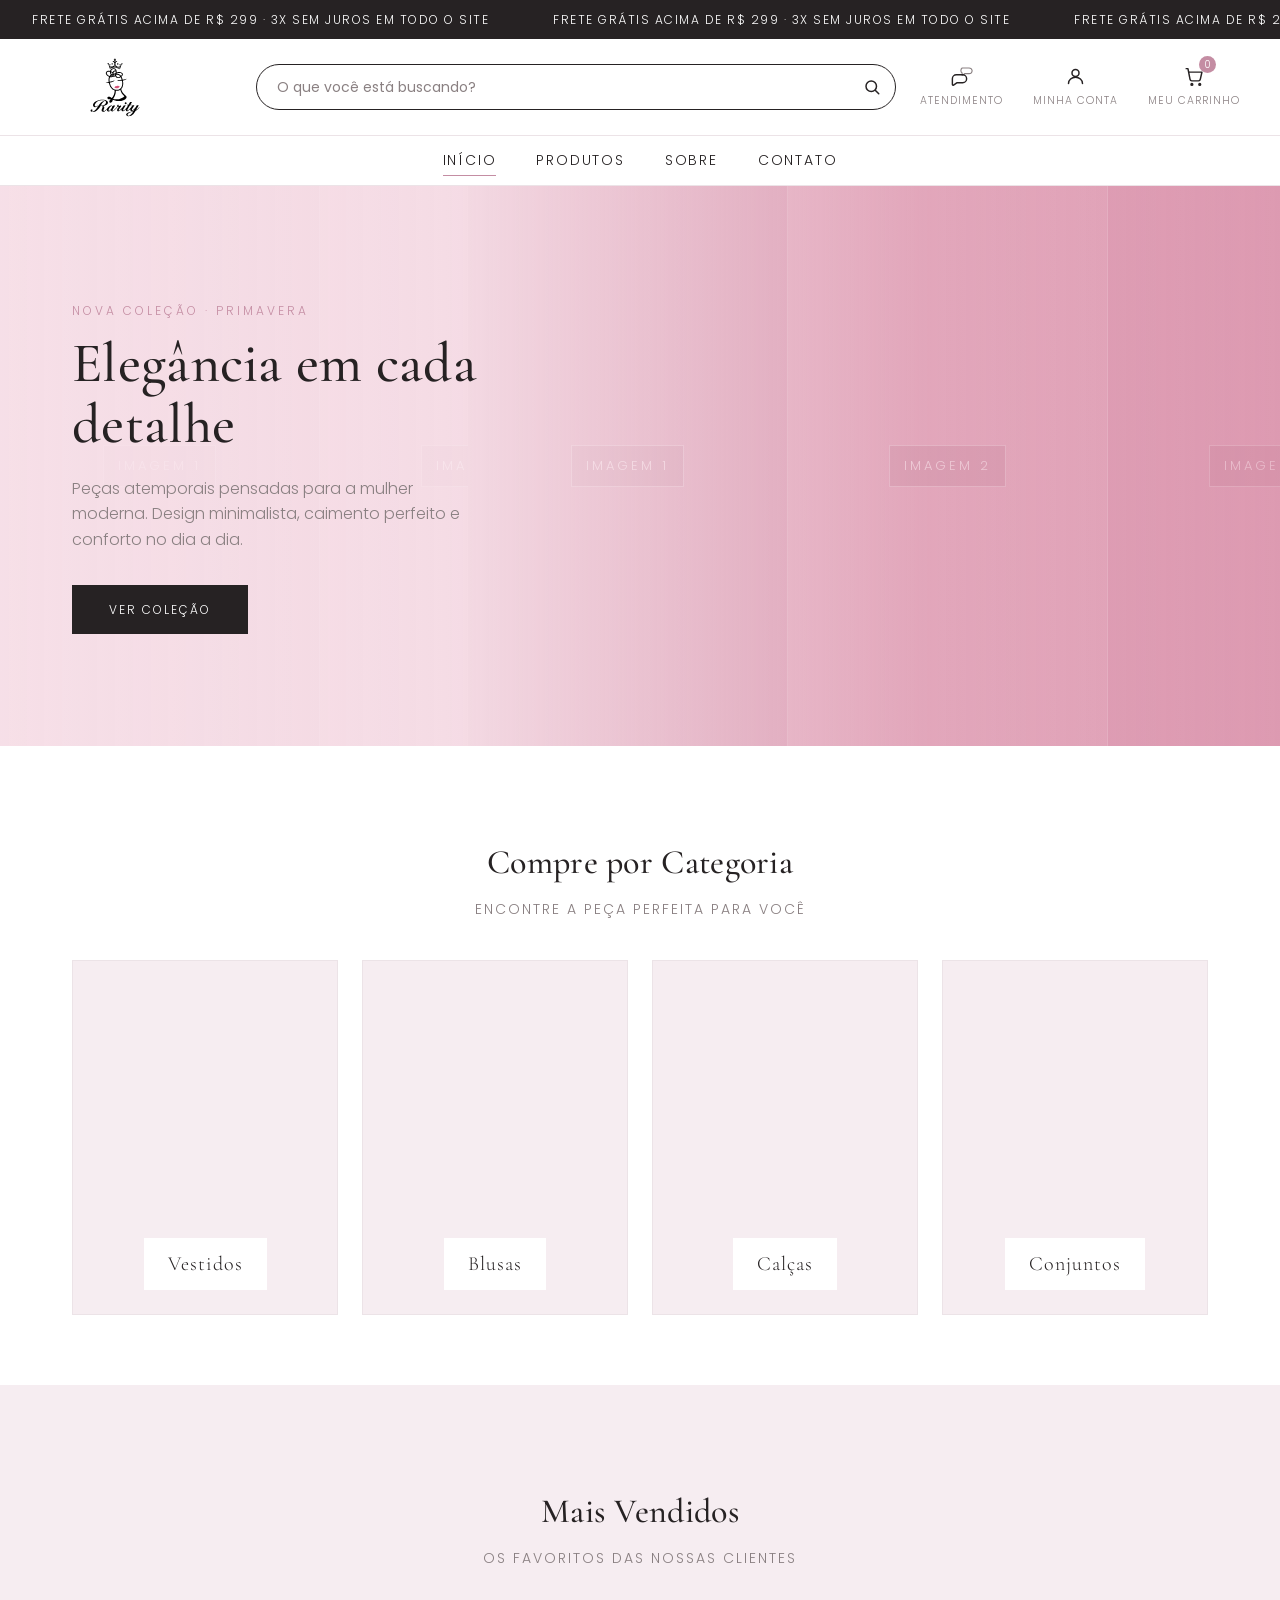
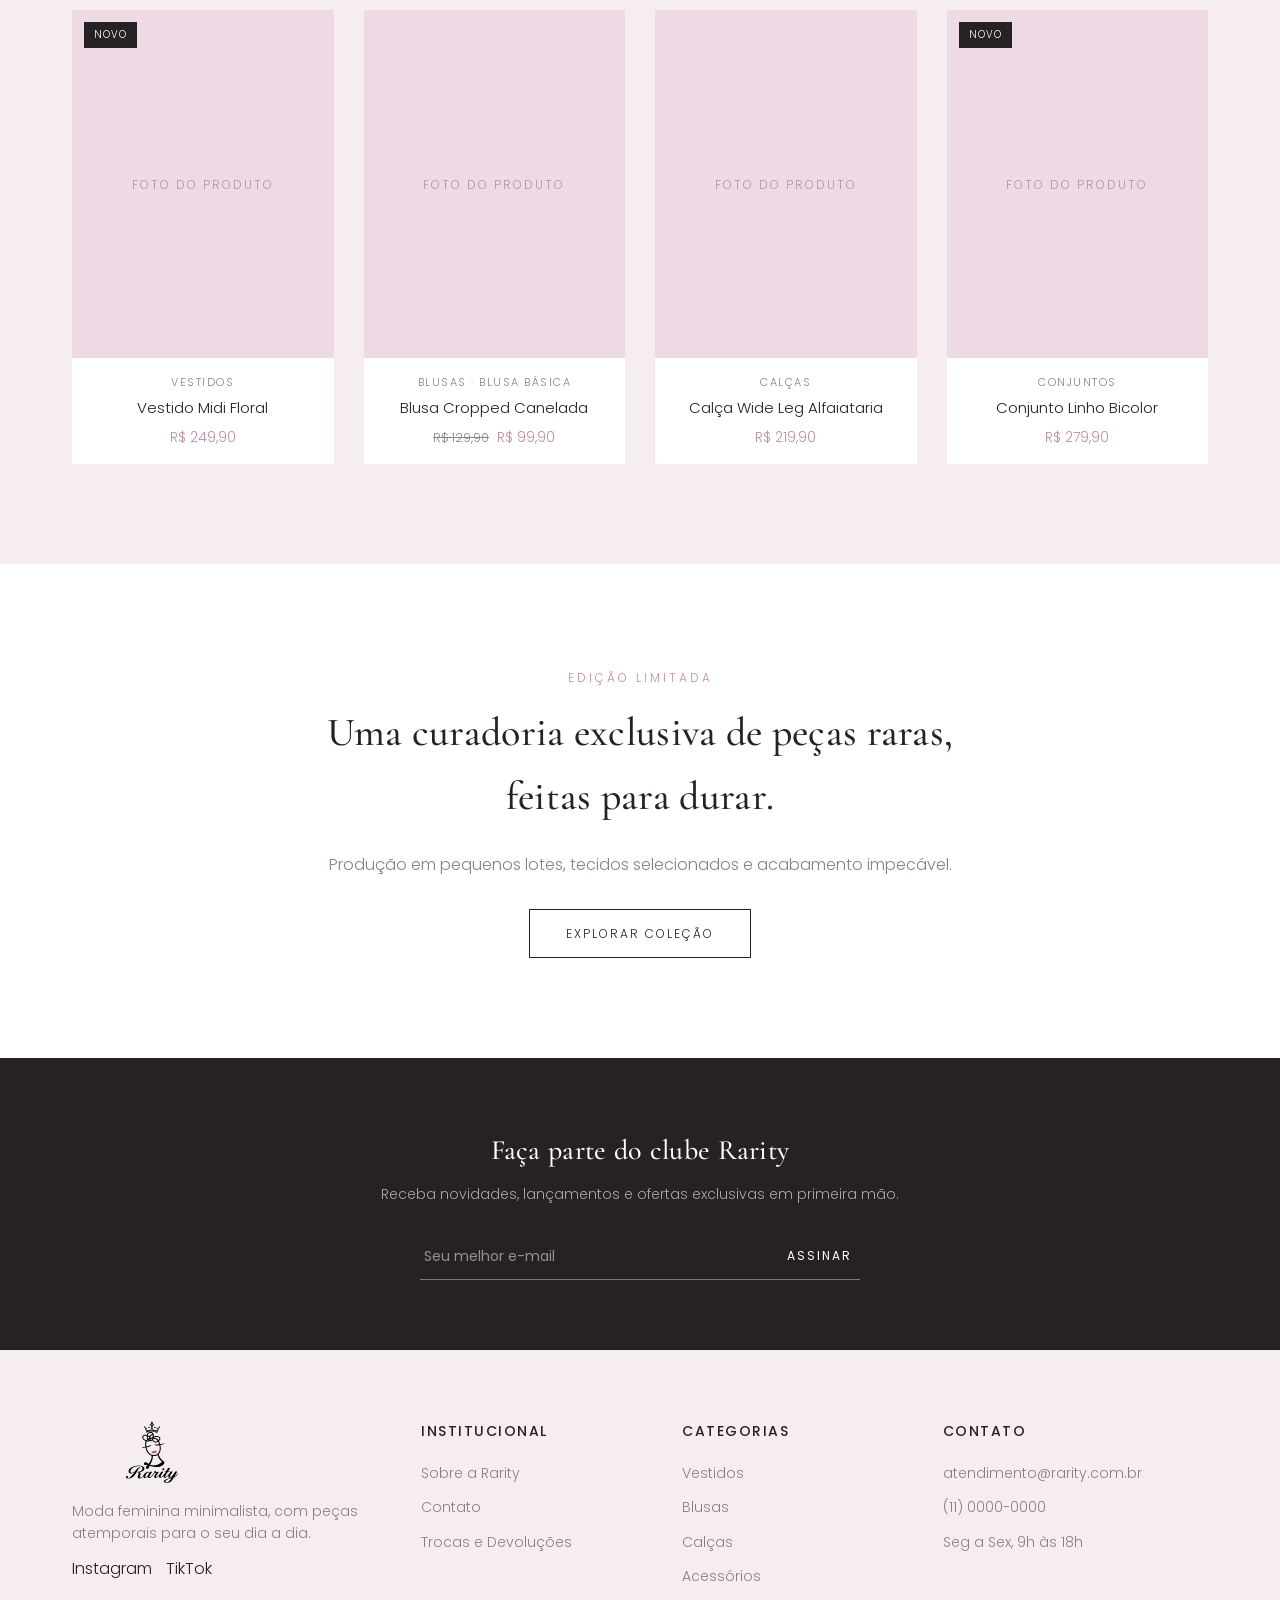
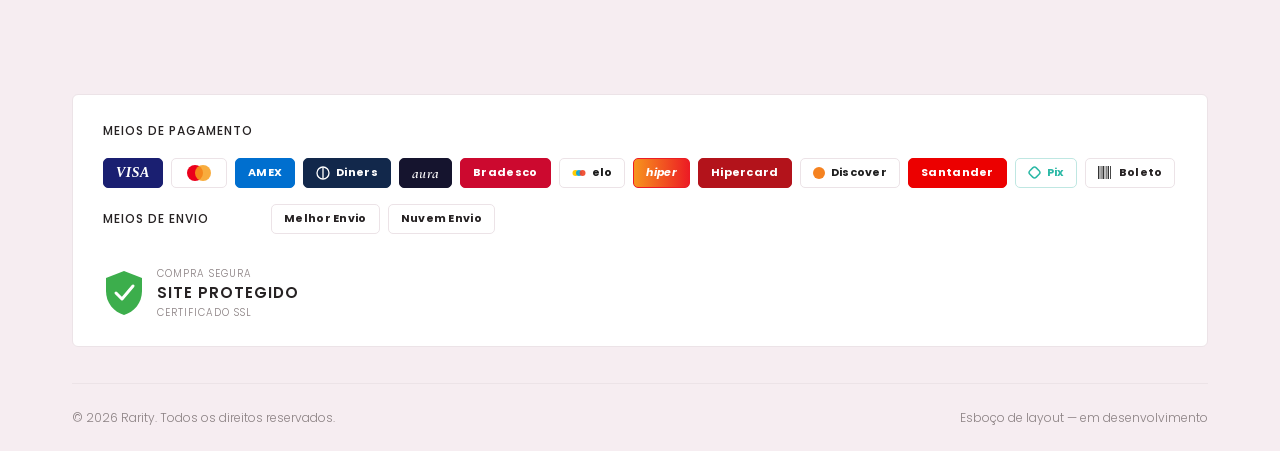
<file: index.html>
<!DOCTYPE html>
<html lang="pt-BR">
<head>
<meta charset="UTF-8">
<meta name="viewport" content="width=device-width, initial-scale=1.0">
<title>Rarity — Moda Feminina</title>
<link rel="icon" href="assets/img/logo-rarity.svg" type="image/svg+xml">
<link rel="icon" href="assets/img/favicon-32x32.png" type="image/png" sizes="32x32">
<link rel="icon" href="assets/img/favicon-48x48.png" type="image/png" sizes="48x48">
<link rel="icon" href="assets/img/favicon-192x192.png" type="image/png" sizes="192x192">
<link rel="icon" href="assets/img/favicon-512x512.png" type="image/png" sizes="512x512">
<link rel="apple-touch-icon" href="assets/img/apple-touch-icon.png" sizes="180x180">
<link rel="stylesheet" href="assets/css/style.css?v=size-filter-1">
</head>
<body>

<div class="announce"><div class="announce-track"><span>FRETE GRÁTIS ACIMA DE R$ 299 · 3X SEM JUROS EM TODO O SITE</span><span>FRETE GRÁTIS ACIMA DE R$ 299 · 3X SEM JUROS EM TODO O SITE</span></div></div>

<header>
  <div class="nav-main">
    <a href="index.html" class="site-logo">
      <img src="assets/img/logo-rarity.svg" alt="Rarity">
    </a>

    <div class="header-search">
      <form class="search-form" id="searchForm" role="search">
        <input type="text" id="searchInput" placeholder="O que você está buscando?" autocomplete="off">
        <button type="submit" class="search-submit" aria-label="Buscar">
          <svg viewBox="0 0 24 24" width="18" height="18" fill="none" stroke="currentColor" stroke-width="2" stroke-linecap="round" stroke-linejoin="round"><circle cx="11" cy="11" r="7"></circle><line x1="21" y1="21" x2="16.65" y2="16.65"></line></svg>
        </button>
      </form>
      <div class="search-results" id="searchResults"></div>
    </div>

    <div class="header-right">
    <div class="header-actions">
      <a href="contato.html" class="header-action">
        <span class="action-icon icon-chat">
          <svg class="bubble-back" viewBox="0 0 24 24" width="15" height="15" fill="none" stroke="currentColor" stroke-width="1.8" stroke-linecap="round" stroke-linejoin="round"><path d="M21 12a5 5 0 0 1-5 5H9l-4 3v-4a5 5 0 0 1 0-8h11a5 5 0 0 1 5 4z"></path></svg>
          <svg class="bubble-front" viewBox="0 0 24 24" width="19" height="19" fill="none" stroke="currentColor" stroke-width="1.8" stroke-linecap="round" stroke-linejoin="round"><path d="M3 11a5 5 0 0 1 5-5h8a5 5 0 0 1 0 10H9l-4.5 3.2A1 1 0 0 1 3 18.4V11z"></path></svg>
        </span>
        <span class="action-label">Atendimento</span>
      </a>

      <a href="#" class="header-action icon-account" aria-label="Conta">
        <span class="action-icon icon-user">
          <svg viewBox="0 0 24 24" width="21" height="21" fill="none" stroke="currentColor" stroke-width="1.7" stroke-linecap="round" stroke-linejoin="round"><circle cx="12" cy="8" r="4"></circle><path d="M4 20c0-4.2 3.6-7.2 8-7.2s8 3 8 7.2"></path></svg>
        </span>
        <span class="action-label">Minha conta</span>
      </a>

      <a href="#" class="header-action" aria-label="Carrinho">
        <span class="action-icon icon-cart">
          <svg viewBox="0 0 24 24" width="21" height="21" fill="none" stroke="currentColor" stroke-width="1.7" stroke-linecap="round" stroke-linejoin="round"><circle cx="9" cy="21" r="1"></circle><circle cx="18" cy="21" r="1"></circle><path d="M2.5 3h2l2.4 12.4a2 2 0 0 0 2 1.6h7.7a2 2 0 0 0 2-1.6L20.5 7H6"></path></svg>
          <span class="cart-count">0</span>
        </span>
        <span class="action-label">Meu carrinho</span>
      </a>
    </div>

    <button class="burger" aria-label="Menu">&#9776;</button>
    </div>
  </div>

  <nav class="nav-sub">
    <ul class="nav-links">
      <li class="active"><a href="index.html">Início</a></li>
      <li class="has-dropdown">
        <a href="produtos.html">Produtos</a>
        <ul class="dropdown">
          <li><a href="produtos.html?cat=vestidos">Vestidos</a></li>
          <li class="has-submenu">
            <a href="produtos.html?cat=blusas">Blusas</a>
            <ul class="submenu">
              <li><a href="produtos.html?cat=blusas&amp;sub=basica">Blusa Básica</a></li>
              <li><a href="produtos.html?cat=blusas&amp;sub=cigana">Blusa Cigana</a></li>
              <li><a href="produtos.html?cat=blusas&amp;sub=manga-3-4">Blusa Manga 3/4</a></li>
              <li><a href="produtos.html?cat=blusas&amp;sub=manga-longa">Blusa Manga Longa</a></li>
            </ul>
          </li>
          <li><a href="produtos.html?cat=calcas">Calças</a></li>
          <li class="has-submenu">
            <a href="produtos.html?cat=saias">Saias</a>
            <ul class="submenu">
              <li><a href="produtos.html?cat=saias&amp;sub=longa">Saia Longa</a></li>
              <li><a href="produtos.html?cat=saias&amp;sub=assimetrica">Saia Assimétrica</a></li>
            </ul>
          </li>
          <li class="has-submenu">
            <a href="produtos.html?cat=conjuntos">Conjuntos</a>
            <ul class="submenu">
              <li><a href="produtos.html?cat=conjuntos&amp;sub=conjunto-longo">Conjunto Longo</a></li>
              <li><a href="produtos.html?cat=conjuntos&amp;sub=conjunto-assimetrico">Conjunto Assimétrico</a></li>
            </ul>
          </li>
          <li><a href="produtos.html?cat=acessorios">Acessórios</a></li>
        </ul>
      </li>
      <li><a href="sobre.html">Sobre</a></li>
      <li><a href="contato.html">Contato</a></li>
    </ul>
  </nav>
</header>

<!--
  CARROSSEL PRINCIPAL
  Para inserir as imagens definitivas, substitua cada "none" abaixo por:
  url('assets/img/hero-imagem-1.jpg'), url('assets/img/hero-imagem-2.jpg') etc.
-->
<section class="hero hero-carousel" style="
  --hero-image-1: none;
  --hero-image-2: none;
  --hero-image-3: none;
  --hero-image-4: none;
">
  <div class="hero-carousel-viewport" aria-hidden="true">
    <div class="hero-carousel-track">
      <div class="hero-carousel-group">
        <!-- IMAGEM 1: assets/img/hero-imagem-1.jpg -->
        <div class="hero-carousel-item" style="--hero-image: var(--hero-image-1)"><span>IMAGEM 1</span></div>
        <!-- IMAGEM 2: assets/img/hero-imagem-2.jpg -->
        <div class="hero-carousel-item" style="--hero-image: var(--hero-image-2)"><span>IMAGEM 2</span></div>
        <!-- IMAGEM 3: assets/img/hero-imagem-3.jpg -->
        <div class="hero-carousel-item" style="--hero-image: var(--hero-image-3)"><span>IMAGEM 3</span></div>
        <!-- IMAGEM 4: assets/img/hero-imagem-4.jpg -->
        <div class="hero-carousel-item" style="--hero-image: var(--hero-image-4)"><span>IMAGEM 4</span></div>
      </div>
    </div>
  </div>

  <div class="hero-carousel-shade" aria-hidden="true"></div>

  <div class="container hero-content-layer">
    <div class="hero-content">
      <span class="eyebrow">Nova Coleção · Primavera</span>
      <h1>Elegância em cada detalhe</h1>
      <p>Peças atemporais pensadas para a mulher moderna. Design minimalista, caimento perfeito e conforto no dia a dia.</p>
      <a href="produtos.html" class="btn btn-primary">Ver Coleção</a>
    </div>
  </div>
</section>

<section class="categories">
  <div class="container">
    <h2 class="section-title">Compre por Categoria</h2>
    <p class="section-sub">Encontre a peça perfeita para você</p>

    <div class="cat-grid">
      <a href="produtos.html?cat=vestidos" class="cat-card"><span>Vestidos</span></a>
      <a href="produtos.html?cat=blusas" class="cat-card"><span>Blusas</span></a>
      <a href="produtos.html?cat=calcas" class="cat-card"><span>Calças</span></a>
      <a href="produtos.html?cat=conjuntos" class="cat-card"><span>Conjuntos</span></a>
    </div>
  </div>
</section>

<section class="products">
  <div class="container">
    <h2 class="section-title" style="padding-top:60px;">Mais Vendidos</h2>
    <p class="section-sub">Os favoritos das nossas clientes</p>

    <div class="product-grid">

      <a href="produto.html" class="product-card">
        <div class="product-thumb">
          <span class="product-tag">Novo</span>
          Foto do Produto
          <div class="product-quick">Adicionar ao Carrinho</div>
        </div>
        <div class="product-info">
          <div class="product-cat">Vestidos</div>
          <div class="product-name">Vestido Midi Floral</div>
          <div class="product-price">R$ 249,90</div>
        </div>
      </a>

      <a href="produto.html" class="product-card">
        <div class="product-thumb">
          Foto do Produto
          <div class="product-quick">Adicionar ao Carrinho</div>
        </div>
        <div class="product-info">
          <div class="product-cat">Blusas · Blusa Básica</div>
          <div class="product-name">Blusa Cropped Canelada</div>
          <div class="product-price"><span class="price-old">R$ 129,90</span>R$ 99,90</div>
        </div>
      </a>

      <a href="produto.html" class="product-card">
        <div class="product-thumb">
          Foto do Produto
          <div class="product-quick">Adicionar ao Carrinho</div>
        </div>
        <div class="product-info">
          <div class="product-cat">Calças</div>
          <div class="product-name">Calça Wide Leg Alfaiataria</div>
          <div class="product-price">R$ 219,90</div>
        </div>
      </a>

      <a href="produto.html" class="product-card">
        <div class="product-thumb">
          <span class="product-tag">Novo</span>
          Foto do Produto
          <div class="product-quick">Adicionar ao Carrinho</div>
        </div>
        <div class="product-info">
          <div class="product-cat">Conjuntos</div>
          <div class="product-name">Conjunto Linho Bicolor</div>
          <div class="product-price">R$ 279,90</div>
        </div>
      </a>

    </div>
  </div>
</section>

<section class="promo">
  <div class="container">
    <span class="eyebrow">Edição Limitada</span>
    <h2>Uma curadoria exclusiva de peças raras, feitas para durar.</h2>
    <p>Produção em pequenos lotes, tecidos selecionados e acabamento impecável.</p>
    <a href="produtos.html" class="btn">Explorar Coleção</a>
  </div>
</section>

<section class="newsletter">
  <div class="container">
    <h3>Faça parte do clube Rarity</h3>
    <p>Receba novidades, lançamentos e ofertas exclusivas em primeira mão.</p>
    <form class="newsletter-form">
      <input type="email" placeholder="Seu melhor e-mail" required>
      <button type="submit">Assinar</button>
    </form>
  </div>
</section>

<footer>
  <div class="container">
    <div class="footer-grid">
      <div class="footer-col">
        <div class="logo"><img src="assets/img/logo-rarity.svg" alt="Rarity"></div>
        <p>Moda feminina minimalista, com peças atemporais para o seu dia a dia.</p>
        <div class="social">
          <a href="#">Instagram</a>
          <a href="#">TikTok</a>
        </div>
      </div>
      <div class="footer-col">
        <h4>Institucional</h4>
        <ul>
          <li><a href="sobre.html">Sobre a Rarity</a></li>
          <li><a href="contato.html">Contato</a></li>
          <li><a href="#">Trocas e Devoluções</a></li>
        </ul>
      </div>
      <div class="footer-col">
        <h4>Categorias</h4>
        <ul>
          <li><a href="produtos.html?cat=vestidos">Vestidos</a></li>
          <li><a href="produtos.html?cat=blusas">Blusas</a></li>
          <li><a href="produtos.html?cat=calcas">Calças</a></li>
          <li><a href="produtos.html?cat=acessorios">Acessórios</a></li>
        </ul>
      </div>
      <div class="footer-col">
        <h4>Contato</h4>
        <p>atendimento@rarity.com.br</p>
        <p>(11) 0000-0000</p>
        <p>Seg a Sex, 9h às 18h</p>
      </div>
    </div>

    <div class="payment-strip">
      <div class="payment-info">
        <div class="payment-row">
          <h4>Meios de pagamento</h4>
          <div class="payment-badges">
            <span class="brand-badge visa">VISA</span>
            <span class="brand-badge mastercard">
              <svg width="26" height="16" viewBox="0 0 26 16" xmlns="http://www.w3.org/2000/svg">
                <circle cx="9" cy="8" r="8" fill="#EB001B"/>
                <circle cx="17" cy="8" r="8" fill="#F79E1B" opacity="0.85"/>
              </svg>
            </span>
            <span class="brand-badge amex">AMEX</span>
            <span class="brand-badge diners">
              <svg width="14" height="14" viewBox="0 0 14 14" xmlns="http://www.w3.org/2000/svg">
                <circle cx="7" cy="7" r="6" fill="none" stroke="#fff" stroke-width="1.3"/>
                <line x1="7" y1="1.5" x2="7" y2="12.5" stroke="#fff" stroke-width="1.3"/>
              </svg>
              Diners
            </span>
            <span class="brand-badge aura">aura</span>
            <span class="brand-badge bradesco">Bradesco</span>
            <span class="brand-badge elo">
              <svg width="14" height="14" viewBox="0 0 14 14" xmlns="http://www.w3.org/2000/svg">
                <circle cx="3.5" cy="7" r="3" fill="#FFCB05"/>
                <circle cx="7" cy="7" r="3" fill="#00A4E0" opacity="0.9"/>
                <circle cx="10.5" cy="7" r="3" fill="#EF4123" opacity="0.9"/>
              </svg>
              elo
            </span>
            <span class="brand-badge hiper">hiper</span>
            <span class="brand-badge hipercard">Hipercard</span>
            <span class="brand-badge discover">
              <svg width="12" height="12" viewBox="0 0 12 12" xmlns="http://www.w3.org/2000/svg">
                <circle cx="6" cy="6" r="6" fill="#F58220"/>
              </svg>
              Discover
            </span>
            <span class="brand-badge santander">Santander</span>
            <span class="brand-badge pix">
              <svg width="13" height="13" viewBox="0 0 13 13" xmlns="http://www.w3.org/2000/svg">
                <rect x="2" y="2" width="9" height="9" rx="2.5" transform="rotate(45 6.5 6.5)" fill="none" stroke="#2CB9A6" stroke-width="1.5"/>
              </svg>
              Pix
            </span>
            <span class="brand-badge boleto">
              <svg width="15" height="13" viewBox="0 0 15 13" xmlns="http://www.w3.org/2000/svg">
                <rect x="0" y="0" width="1.4" height="13" fill="#333"/>
                <rect x="2.6" y="0" width="0.9" height="13" fill="#333"/>
                <rect x="4.5" y="0" width="1.8" height="13" fill="#333"/>
                <rect x="7.7" y="0" width="0.9" height="13" fill="#333"/>
                <rect x="9.6" y="0" width="1.4" height="13" fill="#333"/>
                <rect x="12" y="0" width="0.9" height="13" fill="#333"/>
              </svg>
              Boleto
            </span>
          </div>
        </div>
        <div class="payment-row">
          <h4>Meios de envio</h4>
          <div class="payment-badges">
            <span class="brand-badge">Melhor Envio</span>
            <span class="brand-badge">Nuvem Envio</span>
          </div>
        </div>
      </div>

      <div class="security-badge">
        <svg width="42" height="48" viewBox="0 0 42 48" fill="none" xmlns="http://www.w3.org/2000/svg">
          <path d="M21 2 L39 9 V22 C39 34 31 43 21 46 C11 43 3 34 3 22 V9 Z" fill="#3CAE4C"/>
          <path d="M13 24 L19 30 L30 17" stroke="#fff" stroke-width="3" stroke-linecap="round" stroke-linejoin="round" fill="none"/>
        </svg>
        <div class="sec-text">
          <p>Compra Segura</p>
          <strong>Site Protegido</strong>
          <p>Certificado SSL</p>
        </div>
      </div>
    </div>

    <div class="footer-bottom">
      <span>&copy; 2026 Rarity. Todos os direitos reservados.</span>
      <span>Esboço de layout — em desenvolvimento</span>
    </div>
  </div>
</footer>

<script src="assets/js/products.js"></script>
<script src="assets/js/search.js"></script>
<script src="assets/js/main.js?v=hero-carousel-2"></script>
</body>
</html>
</file>
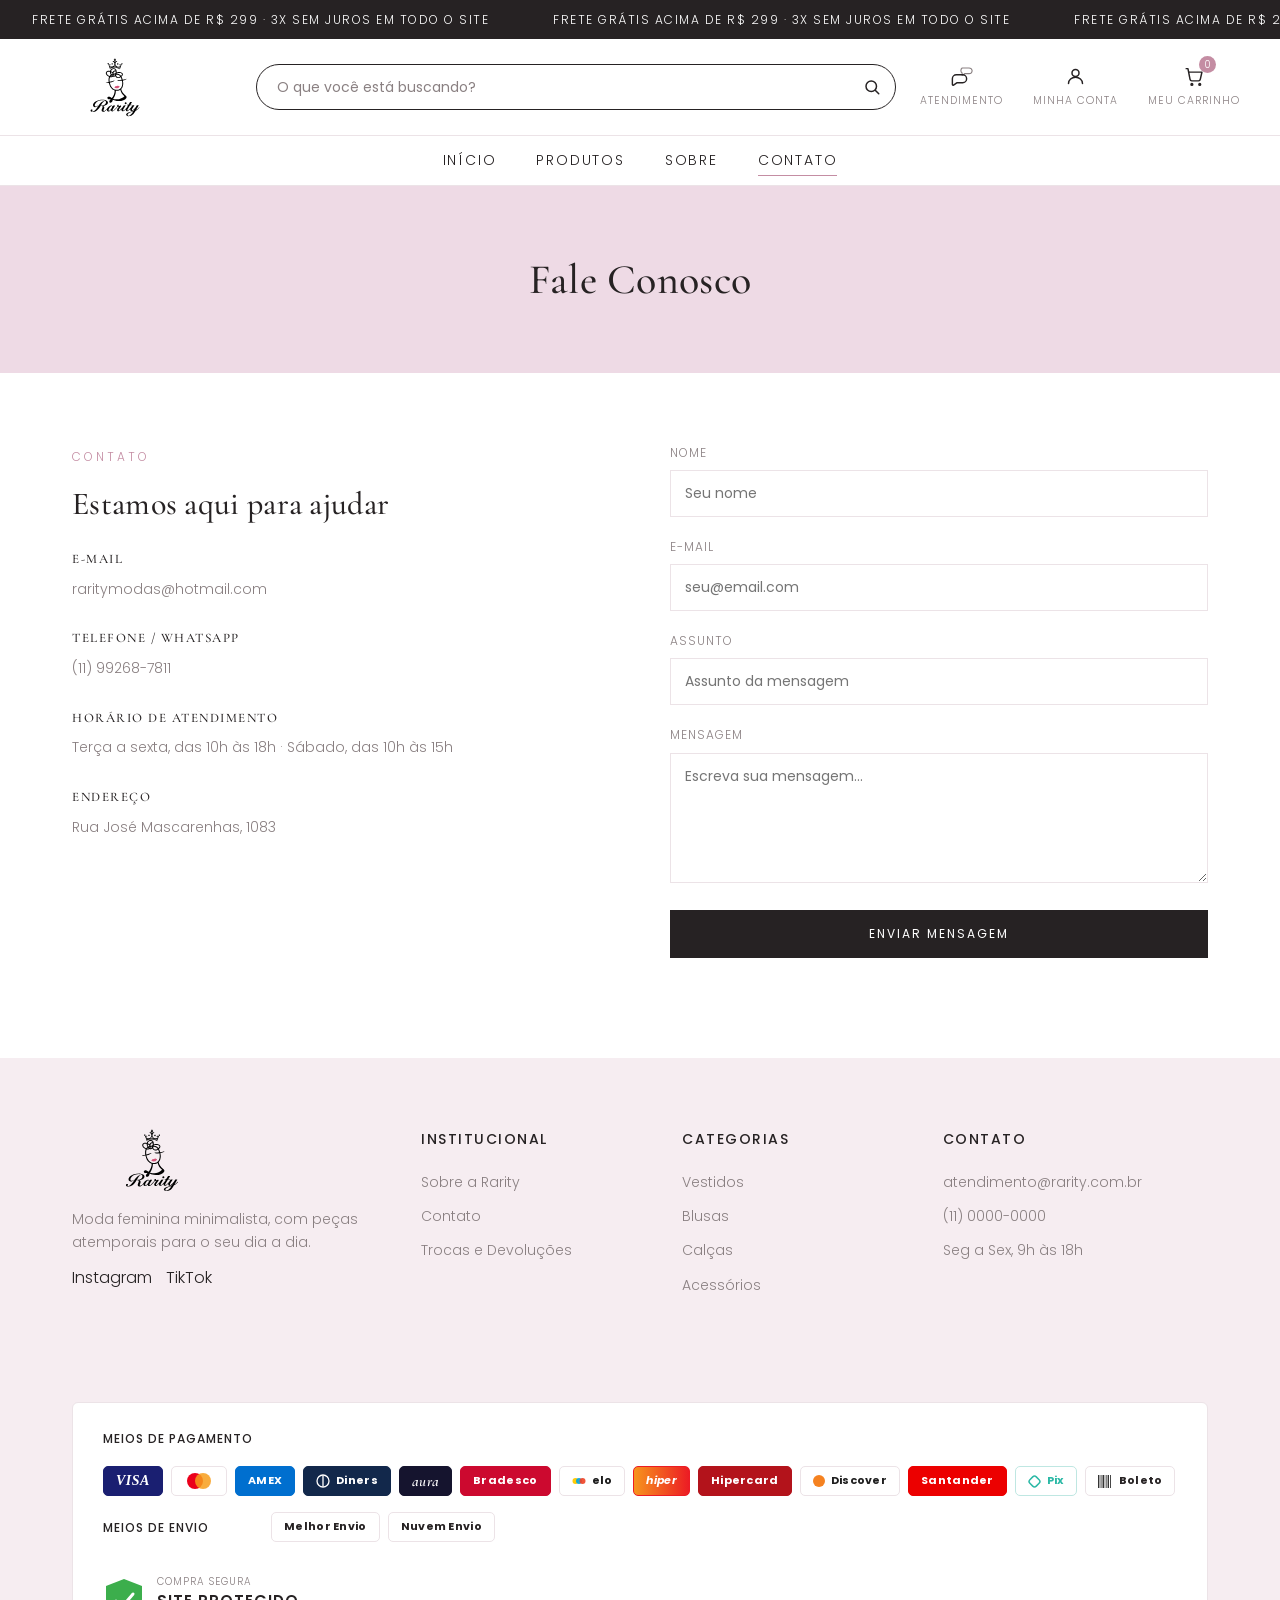
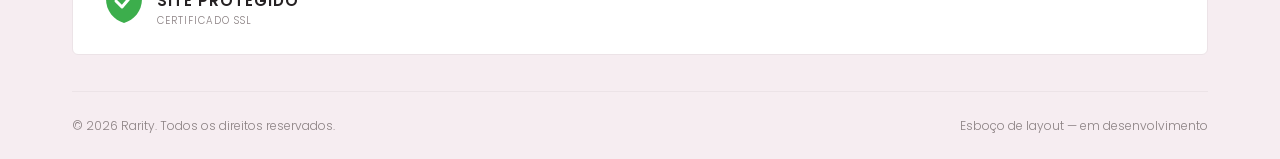
<file: contato.html>
<!DOCTYPE html>
<html lang="pt-BR">
<head>
<meta charset="UTF-8">
<meta name="viewport" content="width=device-width, initial-scale=1.0">
<title>Contato — Rarity</title>
<link rel="icon" href="assets/img/logo-rarity.svg" type="image/svg+xml">
<link rel="icon" href="assets/img/favicon-32x32.png" type="image/png" sizes="32x32">
<link rel="icon" href="assets/img/favicon-48x48.png" type="image/png" sizes="48x48">
<link rel="icon" href="assets/img/favicon-192x192.png" type="image/png" sizes="192x192">
<link rel="icon" href="assets/img/favicon-512x512.png" type="image/png" sizes="512x512">
<link rel="apple-touch-icon" href="assets/img/apple-touch-icon.png" sizes="180x180">
<link rel="stylesheet" href="assets/css/style.css?v=size-filter-1">
</head>
<body>

<div class="announce"><div class="announce-track"><span>FRETE GRÁTIS ACIMA DE R$ 299 · 3X SEM JUROS EM TODO O SITE</span><span>FRETE GRÁTIS ACIMA DE R$ 299 · 3X SEM JUROS EM TODO O SITE</span></div></div>

<header>
  <div class="nav-main">
    <a href="index.html" class="site-logo">
      <img src="assets/img/logo-rarity.svg" alt="Rarity">
    </a>

    <div class="header-search">
      <form class="search-form" id="searchForm" role="search">
        <input type="text" id="searchInput" placeholder="O que você está buscando?" autocomplete="off">
        <button type="submit" class="search-submit" aria-label="Buscar">
          <svg viewBox="0 0 24 24" width="18" height="18" fill="none" stroke="currentColor" stroke-width="2" stroke-linecap="round" stroke-linejoin="round"><circle cx="11" cy="11" r="7"></circle><line x1="21" y1="21" x2="16.65" y2="16.65"></line></svg>
        </button>
      </form>
      <div class="search-results" id="searchResults"></div>
    </div>

    <div class="header-right">
    <div class="header-actions">
      <a href="contato.html" class="header-action">
        <span class="action-icon icon-chat">
          <svg class="bubble-back" viewBox="0 0 24 24" width="15" height="15" fill="none" stroke="currentColor" stroke-width="1.8" stroke-linecap="round" stroke-linejoin="round"><path d="M21 12a5 5 0 0 1-5 5H9l-4 3v-4a5 5 0 0 1 0-8h11a5 5 0 0 1 5 4z"></path></svg>
          <svg class="bubble-front" viewBox="0 0 24 24" width="19" height="19" fill="none" stroke="currentColor" stroke-width="1.8" stroke-linecap="round" stroke-linejoin="round"><path d="M3 11a5 5 0 0 1 5-5h8a5 5 0 0 1 0 10H9l-4.5 3.2A1 1 0 0 1 3 18.4V11z"></path></svg>
        </span>
        <span class="action-label">Atendimento</span>
      </a>

      <a href="#" class="header-action icon-account" aria-label="Conta">
        <span class="action-icon icon-user">
          <svg viewBox="0 0 24 24" width="21" height="21" fill="none" stroke="currentColor" stroke-width="1.7" stroke-linecap="round" stroke-linejoin="round"><circle cx="12" cy="8" r="4"></circle><path d="M4 20c0-4.2 3.6-7.2 8-7.2s8 3 8 7.2"></path></svg>
        </span>
        <span class="action-label">Minha conta</span>
      </a>

      <a href="#" class="header-action" aria-label="Carrinho">
        <span class="action-icon icon-cart">
          <svg viewBox="0 0 24 24" width="21" height="21" fill="none" stroke="currentColor" stroke-width="1.7" stroke-linecap="round" stroke-linejoin="round"><circle cx="9" cy="21" r="1"></circle><circle cx="18" cy="21" r="1"></circle><path d="M2.5 3h2l2.4 12.4a2 2 0 0 0 2 1.6h7.7a2 2 0 0 0 2-1.6L20.5 7H6"></path></svg>
          <span class="cart-count">0</span>
        </span>
        <span class="action-label">Meu carrinho</span>
      </a>
    </div>

    <button class="burger" aria-label="Menu">&#9776;</button>
    </div>
  </div>

  <nav class="nav-sub">
    <ul class="nav-links">
      <li><a href="index.html">Início</a></li>
      <li class="has-dropdown">
        <a href="produtos.html">Produtos</a>
        <ul class="dropdown">
          <li><a href="produtos.html?cat=vestidos">Vestidos</a></li>
          <li class="has-submenu">
            <a href="produtos.html?cat=blusas">Blusas</a>
            <ul class="submenu">
              <li><a href="produtos.html?cat=blusas&amp;sub=basica">Blusa Básica</a></li>
              <li><a href="produtos.html?cat=blusas&amp;sub=cigana">Blusa Cigana</a></li>
              <li><a href="produtos.html?cat=blusas&amp;sub=manga-3-4">Blusa Manga 3/4</a></li>
              <li><a href="produtos.html?cat=blusas&amp;sub=manga-longa">Blusa Manga Longa</a></li>
            </ul>
          </li>
          <li><a href="produtos.html?cat=calcas">Calças</a></li>
          <li class="has-submenu">
            <a href="produtos.html?cat=saias">Saias</a>
            <ul class="submenu">
              <li><a href="produtos.html?cat=saias&amp;sub=longa">Saia Longa</a></li>
              <li><a href="produtos.html?cat=saias&amp;sub=assimetrica">Saia Assimétrica</a></li>
            </ul>
          </li>
          <li class="has-submenu">
            <a href="produtos.html?cat=conjuntos">Conjuntos</a>
            <ul class="submenu">
              <li><a href="produtos.html?cat=conjuntos&amp;sub=conjunto-longo">Conjunto Longo</a></li>
              <li><a href="produtos.html?cat=conjuntos&amp;sub=conjunto-assimetrico">Conjunto Assimétrico</a></li>
            </ul>
          </li>
          <li><a href="produtos.html?cat=acessorios">Acessórios</a></li>
        </ul>
      </li>
      <li><a href="sobre.html">Sobre</a></li>
      <li class="active"><a href="contato.html">Contato</a></li>
    </ul>
  </nav>
</header>

<div class="page-banner">
  <div class="container">
    <h1>Fale Conosco</h1>
  </div>
</div>

<div class="container">
  <div class="contact-wrap">

    <div>
      <span class="eyebrow">Contato</span>
      <h2 style="font-size:32px;margin-bottom:20px;">Estamos aqui para ajudar</h2>

      <div class="info-block">
        <h4>E-mail</h4>
        <p>raritymodas@hotmail.com</p>
      </div>
      <div class="info-block">
        <h4>Telefone / WhatsApp</h4>
        <p>(11) 99268-7811</p>
      </div>
      <div class="info-block">
        <h4>Horário de Atendimento</h4>
        <p>Terça a sexta, das 10h às 18h · Sábado, das 10h às 15h</p>
      </div>
      <div class="info-block">
        <h4>Endereço</h4>
        <p>Rua José Mascarenhas, 1083</p>
      </div>
    </div>

    <form class="contact-form">
      <div class="form-group">
        <label>Nome</label>
        <input type="text" placeholder="Seu nome" required>
      </div>
      <div class="form-group">
        <label>E-mail</label>
        <input type="email" placeholder="seu@email.com" required>
      </div>
      <div class="form-group">
        <label>Assunto</label>
        <input type="text" placeholder="Assunto da mensagem">
      </div>
      <div class="form-group">
        <label>Mensagem</label>
        <textarea placeholder="Escreva sua mensagem..." required></textarea>
      </div>
      <button type="submit" class="btn btn-primary btn-block">Enviar Mensagem</button>
    </form>

  </div>
</div>

<footer>
  <div class="container">
    <div class="footer-grid">
      <div class="footer-col">
        <div class="logo"><img src="assets/img/logo-rarity.svg" alt="Rarity"></div>
        <p>Moda feminina minimalista, com peças atemporais para o seu dia a dia.</p>
        <div class="social">
          <a href="#">Instagram</a>
          <a href="#">TikTok</a>
        </div>
      </div>
      <div class="footer-col">
        <h4>Institucional</h4>
        <ul>
          <li><a href="sobre.html">Sobre a Rarity</a></li>
          <li><a href="contato.html">Contato</a></li>
          <li><a href="#">Trocas e Devoluções</a></li>
        </ul>
      </div>
      <div class="footer-col">
        <h4>Categorias</h4>
        <ul>
          <li><a href="produtos.html?cat=vestidos">Vestidos</a></li>
          <li><a href="produtos.html?cat=blusas">Blusas</a></li>
          <li><a href="produtos.html?cat=calcas">Calças</a></li>
          <li><a href="produtos.html?cat=acessorios">Acessórios</a></li>
        </ul>
      </div>
      <div class="footer-col">
        <h4>Contato</h4>
        <p>atendimento@rarity.com.br</p>
        <p>(11) 0000-0000</p>
        <p>Seg a Sex, 9h às 18h</p>
      </div>
    </div>

    <div class="payment-strip">
      <div class="payment-info">
        <div class="payment-row">
          <h4>Meios de pagamento</h4>
          <div class="payment-badges">
            <span class="brand-badge visa">VISA</span>
            <span class="brand-badge mastercard">
              <svg width="26" height="16" viewBox="0 0 26 16" xmlns="http://www.w3.org/2000/svg">
                <circle cx="9" cy="8" r="8" fill="#EB001B"/>
                <circle cx="17" cy="8" r="8" fill="#F79E1B" opacity="0.85"/>
              </svg>
            </span>
            <span class="brand-badge amex">AMEX</span>
            <span class="brand-badge diners">
              <svg width="14" height="14" viewBox="0 0 14 14" xmlns="http://www.w3.org/2000/svg">
                <circle cx="7" cy="7" r="6" fill="none" stroke="#fff" stroke-width="1.3"/>
                <line x1="7" y1="1.5" x2="7" y2="12.5" stroke="#fff" stroke-width="1.3"/>
              </svg>
              Diners
            </span>
            <span class="brand-badge aura">aura</span>
            <span class="brand-badge bradesco">Bradesco</span>
            <span class="brand-badge elo">
              <svg width="14" height="14" viewBox="0 0 14 14" xmlns="http://www.w3.org/2000/svg">
                <circle cx="3.5" cy="7" r="3" fill="#FFCB05"/>
                <circle cx="7" cy="7" r="3" fill="#00A4E0" opacity="0.9"/>
                <circle cx="10.5" cy="7" r="3" fill="#EF4123" opacity="0.9"/>
              </svg>
              elo
            </span>
            <span class="brand-badge hiper">hiper</span>
            <span class="brand-badge hipercard">Hipercard</span>
            <span class="brand-badge discover">
              <svg width="12" height="12" viewBox="0 0 12 12" xmlns="http://www.w3.org/2000/svg">
                <circle cx="6" cy="6" r="6" fill="#F58220"/>
              </svg>
              Discover
            </span>
            <span class="brand-badge santander">Santander</span>
            <span class="brand-badge pix">
              <svg width="13" height="13" viewBox="0 0 13 13" xmlns="http://www.w3.org/2000/svg">
                <rect x="2" y="2" width="9" height="9" rx="2.5" transform="rotate(45 6.5 6.5)" fill="none" stroke="#2CB9A6" stroke-width="1.5"/>
              </svg>
              Pix
            </span>
            <span class="brand-badge boleto">
              <svg width="15" height="13" viewBox="0 0 15 13" xmlns="http://www.w3.org/2000/svg">
                <rect x="0" y="0" width="1.4" height="13" fill="#333"/>
                <rect x="2.6" y="0" width="0.9" height="13" fill="#333"/>
                <rect x="4.5" y="0" width="1.8" height="13" fill="#333"/>
                <rect x="7.7" y="0" width="0.9" height="13" fill="#333"/>
                <rect x="9.6" y="0" width="1.4" height="13" fill="#333"/>
                <rect x="12" y="0" width="0.9" height="13" fill="#333"/>
              </svg>
              Boleto
            </span>
          </div>
        </div>
        <div class="payment-row">
          <h4>Meios de envio</h4>
          <div class="payment-badges">
            <span class="brand-badge">Melhor Envio</span>
            <span class="brand-badge">Nuvem Envio</span>
          </div>
        </div>
      </div>

      <div class="security-badge">
        <svg width="42" height="48" viewBox="0 0 42 48" fill="none" xmlns="http://www.w3.org/2000/svg">
          <path d="M21 2 L39 9 V22 C39 34 31 43 21 46 C11 43 3 34 3 22 V9 Z" fill="#3CAE4C"/>
          <path d="M13 24 L19 30 L30 17" stroke="#fff" stroke-width="3" stroke-linecap="round" stroke-linejoin="round" fill="none"/>
        </svg>
        <div class="sec-text">
          <p>Compra Segura</p>
          <strong>Site Protegido</strong>
          <p>Certificado SSL</p>
        </div>
      </div>
    </div>

    <div class="footer-bottom">
      <span>&copy; 2026 Rarity. Todos os direitos reservados.</span>
      <span>Esboço de layout — em desenvolvimento</span>
    </div>
  </div>
</footer>

<script src="assets/js/products.js"></script>
<script src="assets/js/search.js"></script>
<script src="assets/js/main.js?v=continuous-announce"></script>
</body>
</html>
</file>
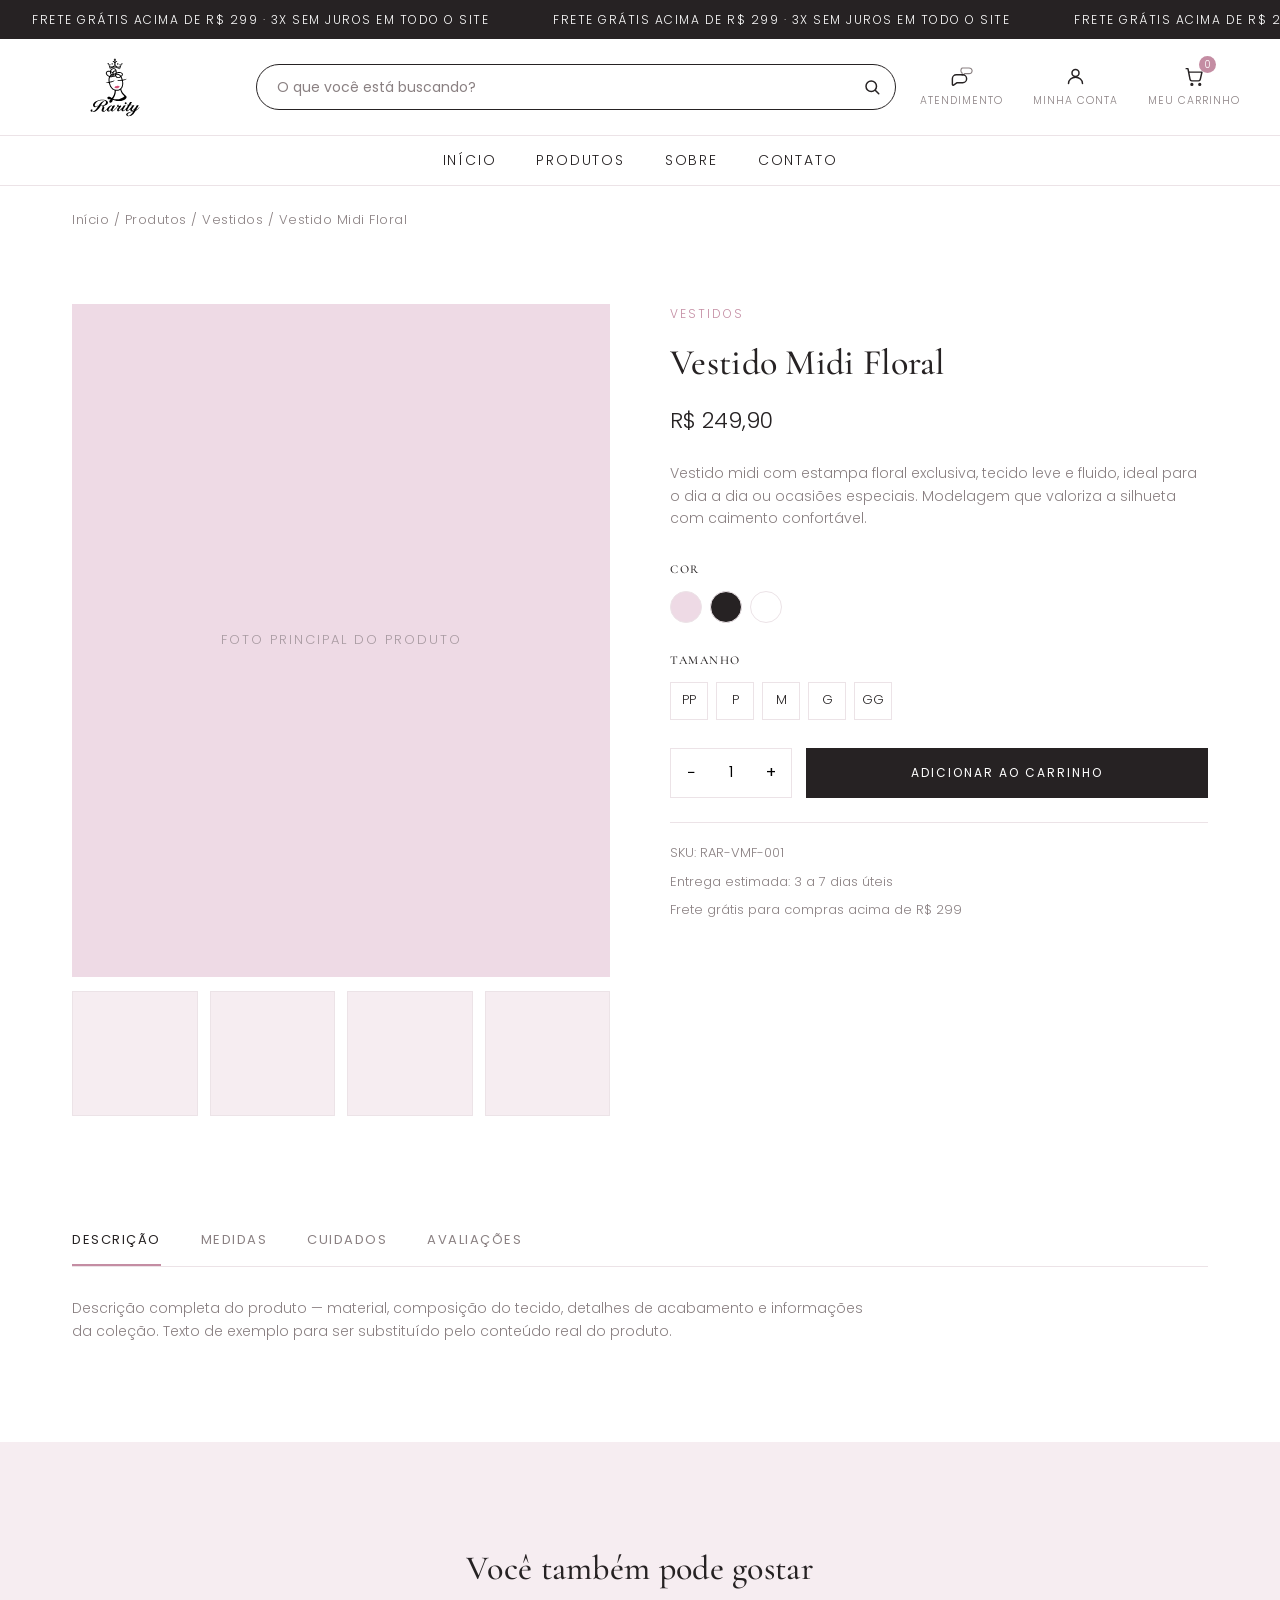
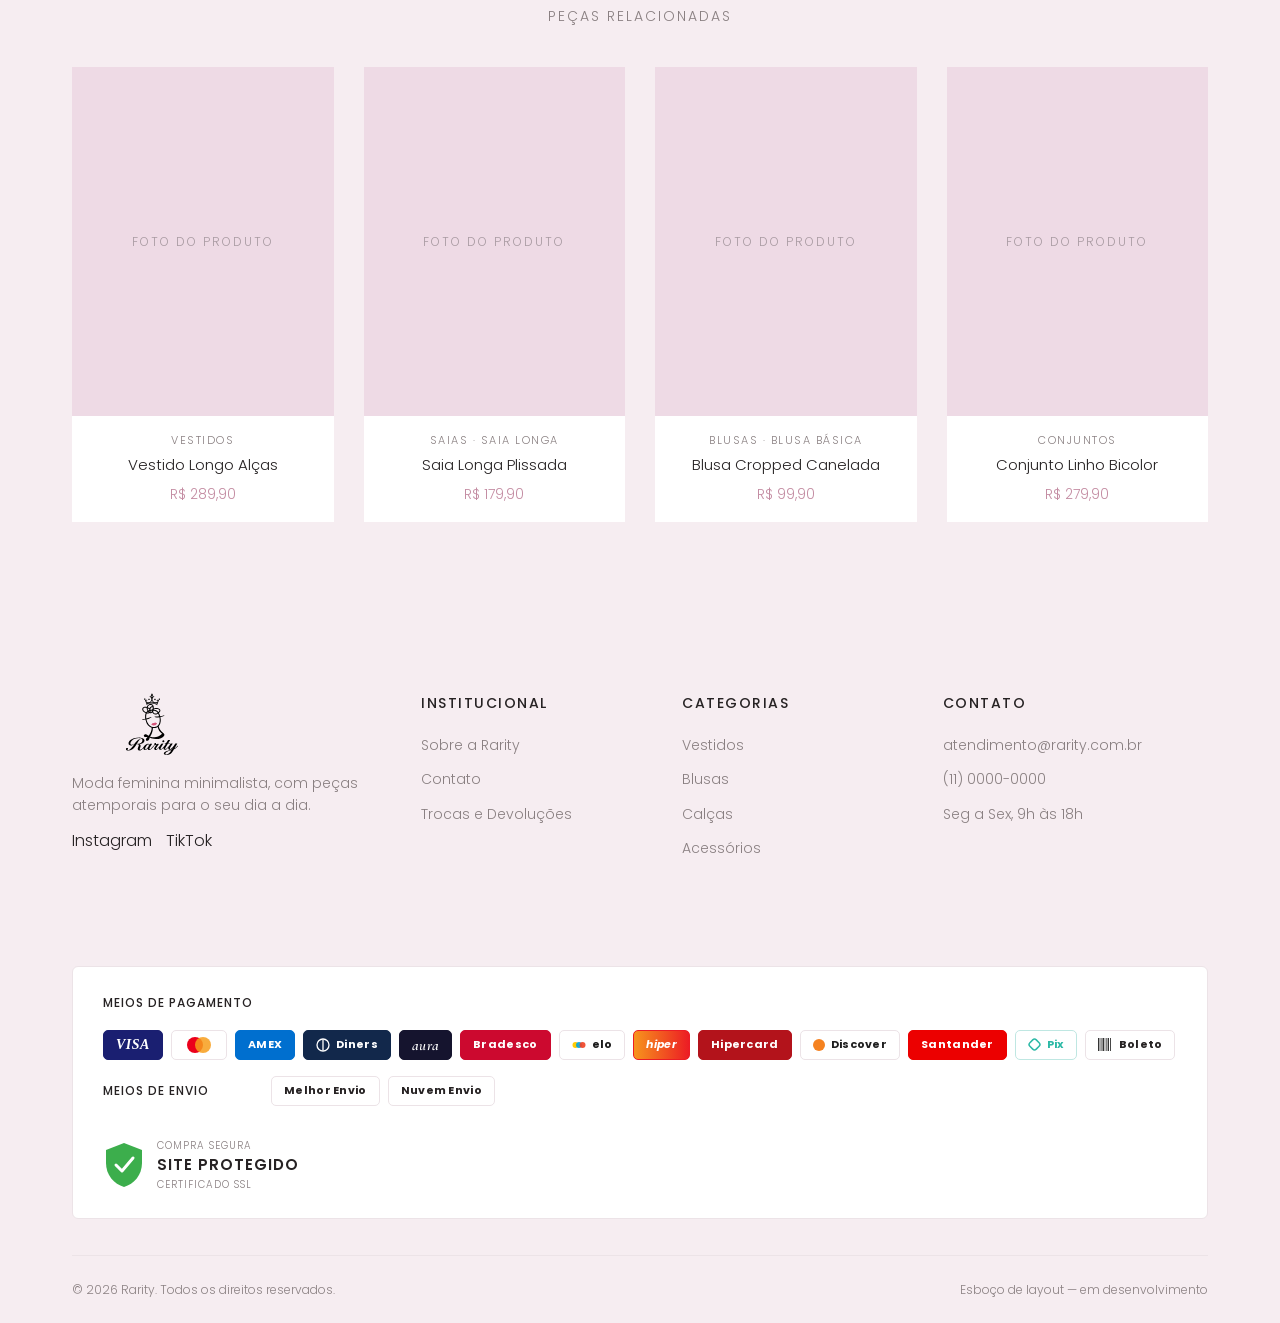
<file: produto.html>
<!DOCTYPE html>
<html lang="pt-BR">
<head>
<meta charset="UTF-8">
<meta name="viewport" content="width=device-width, initial-scale=1.0">
<title>Vestido Midi Floral — Rarity</title>
<link rel="icon" href="assets/img/logo-rarity.svg" type="image/svg+xml">
<link rel="icon" href="assets/img/favicon-32x32.png" type="image/png" sizes="32x32">
<link rel="icon" href="assets/img/favicon-48x48.png" type="image/png" sizes="48x48">
<link rel="icon" href="assets/img/favicon-192x192.png" type="image/png" sizes="192x192">
<link rel="icon" href="assets/img/favicon-512x512.png" type="image/png" sizes="512x512">
<link rel="apple-touch-icon" href="assets/img/apple-touch-icon.png" sizes="180x180">
<link rel="stylesheet" href="assets/css/style.css?v=size-filter-1">
</head>
<body>

<div class="announce"><div class="announce-track"><span>FRETE GRÁTIS ACIMA DE R$ 299 · 3X SEM JUROS EM TODO O SITE</span><span>FRETE GRÁTIS ACIMA DE R$ 299 · 3X SEM JUROS EM TODO O SITE</span></div></div>

<header>
  <div class="nav-main">
    <a href="index.html" class="site-logo">
      <img src="assets/img/logo-rarity.svg" alt="Rarity">
    </a>

    <div class="header-search">
      <form class="search-form" id="searchForm" role="search">
        <input type="text" id="searchInput" placeholder="O que você está buscando?" autocomplete="off">
        <button type="submit" class="search-submit" aria-label="Buscar">
          <svg viewBox="0 0 24 24" width="18" height="18" fill="none" stroke="currentColor" stroke-width="2" stroke-linecap="round" stroke-linejoin="round"><circle cx="11" cy="11" r="7"></circle><line x1="21" y1="21" x2="16.65" y2="16.65"></line></svg>
        </button>
      </form>
      <div class="search-results" id="searchResults"></div>
    </div>

    <div class="header-right">
    <div class="header-actions">
      <a href="contato.html" class="header-action">
        <span class="action-icon icon-chat">
          <svg class="bubble-back" viewBox="0 0 24 24" width="15" height="15" fill="none" stroke="currentColor" stroke-width="1.8" stroke-linecap="round" stroke-linejoin="round"><path d="M21 12a5 5 0 0 1-5 5H9l-4 3v-4a5 5 0 0 1 0-8h11a5 5 0 0 1 5 4z"></path></svg>
          <svg class="bubble-front" viewBox="0 0 24 24" width="19" height="19" fill="none" stroke="currentColor" stroke-width="1.8" stroke-linecap="round" stroke-linejoin="round"><path d="M3 11a5 5 0 0 1 5-5h8a5 5 0 0 1 0 10H9l-4.5 3.2A1 1 0 0 1 3 18.4V11z"></path></svg>
        </span>
        <span class="action-label">Atendimento</span>
      </a>

      <a href="#" class="header-action icon-account" aria-label="Conta">
        <span class="action-icon icon-user">
          <svg viewBox="0 0 24 24" width="21" height="21" fill="none" stroke="currentColor" stroke-width="1.7" stroke-linecap="round" stroke-linejoin="round"><circle cx="12" cy="8" r="4"></circle><path d="M4 20c0-4.2 3.6-7.2 8-7.2s8 3 8 7.2"></path></svg>
        </span>
        <span class="action-label">Minha conta</span>
      </a>

      <a href="#" class="header-action" aria-label="Carrinho">
        <span class="action-icon icon-cart">
          <svg viewBox="0 0 24 24" width="21" height="21" fill="none" stroke="currentColor" stroke-width="1.7" stroke-linecap="round" stroke-linejoin="round"><circle cx="9" cy="21" r="1"></circle><circle cx="18" cy="21" r="1"></circle><path d="M2.5 3h2l2.4 12.4a2 2 0 0 0 2 1.6h7.7a2 2 0 0 0 2-1.6L20.5 7H6"></path></svg>
          <span class="cart-count">0</span>
        </span>
        <span class="action-label">Meu carrinho</span>
      </a>
    </div>

    <button class="burger" aria-label="Menu">&#9776;</button>
    </div>
  </div>

  <nav class="nav-sub">
    <ul class="nav-links">
      <li><a href="index.html">Início</a></li>
      <li class="has-dropdown">
        <a href="produtos.html">Produtos</a>
        <ul class="dropdown">
          <li><a href="produtos.html?cat=vestidos">Vestidos</a></li>
          <li class="has-submenu">
            <a href="produtos.html?cat=blusas">Blusas</a>
            <ul class="submenu">
              <li><a href="produtos.html?cat=blusas&amp;sub=basica">Blusa Básica</a></li>
              <li><a href="produtos.html?cat=blusas&amp;sub=cigana">Blusa Cigana</a></li>
              <li><a href="produtos.html?cat=blusas&amp;sub=manga-3-4">Blusa Manga 3/4</a></li>
              <li><a href="produtos.html?cat=blusas&amp;sub=manga-longa">Blusa Manga Longa</a></li>
            </ul>
          </li>
          <li><a href="produtos.html?cat=calcas">Calças</a></li>
          <li class="has-submenu">
            <a href="produtos.html?cat=saias">Saias</a>
            <ul class="submenu">
              <li><a href="produtos.html?cat=saias&amp;sub=longa">Saia Longa</a></li>
              <li><a href="produtos.html?cat=saias&amp;sub=assimetrica">Saia Assimétrica</a></li>
            </ul>
          </li>
          <li class="has-submenu">
            <a href="produtos.html?cat=conjuntos">Conjuntos</a>
            <ul class="submenu">
              <li><a href="produtos.html?cat=conjuntos&amp;sub=conjunto-longo">Conjunto Longo</a></li>
              <li><a href="produtos.html?cat=conjuntos&amp;sub=conjunto-assimetrico">Conjunto Assimétrico</a></li>
            </ul>
          </li>
          <li><a href="produtos.html?cat=acessorios">Acessórios</a></li>
        </ul>
      </li>
      <li><a href="sobre.html">Sobre</a></li>
      <li><a href="contato.html">Contato</a></li>
    </ul>
  </nav>
</header>

<div class="container">
  <div class="breadcrumb">
    <a href="index.html">Início</a> / <a href="produtos.html">Produtos</a> / <a href="produtos.html?cat=vestidos">Vestidos</a> / <span>Vestido Midi Floral</span>
  </div>
</div>

<div class="container">
  <div class="product-detail">

    <div class="gallery">
      <div class="gallery-main">Foto Principal do Produto</div>
      <div class="gallery-thumbs">
        <div></div><div></div><div></div><div></div>
      </div>
    </div>

    <div class="pd-info">
      <div class="pd-cat">Vestidos</div>
      <h1 class="pd-title">Vestido Midi Floral</h1>
      <div class="pd-price">R$ 249,90</div>
      <p class="pd-desc">Vestido midi com estampa floral exclusiva, tecido leve e fluido, ideal para o dia a dia ou ocasiões especiais. Modelagem que valoriza a silhueta com caimento confortável.</p>

      <div class="option-block">
        <h4>Cor</h4>
        <div class="size-grid color-grid">
          <span style="background:#EEDAE5;width:32px;height:32px;border-radius:50%;"></span>
          <span style="background:#262223;width:32px;height:32px;border-radius:50%;"></span>
          <span style="background:#fff;width:32px;height:32px;border-radius:50%;"></span>
        </div>
      </div>

      <div class="option-block">
        <h4>Tamanho</h4>
        <div class="size-grid">
          <span>PP</span><span>P</span><span>M</span><span>G</span><span>GG</span>
        </div>
      </div>

      <div class="qty-add">
        <div class="qty-box">
          <button data-action="dec">&minus;</button>
          <input type="text" value="1" readonly>
          <button data-action="inc">+</button>
        </div>
        <button class="btn btn-primary" style="flex:1;">Adicionar ao Carrinho</button>
      </div>

      <div class="pd-meta">
        <p>SKU: RAR-VMF-001</p>
        <p>Entrega estimada: 3 a 7 dias úteis</p>
        <p>Frete grátis para compras acima de R$ 299</p>
      </div>
    </div>

  </div>
</div>

<div class="container">
  <div class="tabs">
    <div class="tab-headers">
      <button class="active" data-tab="tab-desc">Descrição</button>
      <button data-tab="tab-medidas">Medidas</button>
      <button data-tab="tab-cuidados">Cuidados</button>
      <button data-tab="tab-avaliacoes">Avaliações</button>
    </div>
    <div class="tab-content">
      <div class="tab-panel active" id="tab-desc">
        <p>Descrição completa do produto — material, composição do tecido, detalhes de acabamento e informações da coleção. Texto de exemplo para ser substituído pelo conteúdo real do produto.</p>
      </div>
      <div class="tab-panel" id="tab-medidas">
        <p>Tabela de medidas por tamanho (PP ao GG) — a ser preenchida.</p>
      </div>
      <div class="tab-panel" id="tab-cuidados">
        <p>Instruções de lavagem e conservação da peça — a ser preenchida.</p>
      </div>
      <div class="tab-panel" id="tab-avaliacoes">
        <p>Ainda não há avaliações para este produto.</p>
      </div>
    </div>
  </div>
</div>

<section class="products">
  <div class="container">
    <h2 class="section-title" style="padding-top:60px;">Você também pode gostar</h2>
    <p class="section-sub">Peças relacionadas</p>

    <div class="product-grid">
      <a href="produto.html" class="product-card">
        <div class="product-thumb">Foto do Produto<div class="product-quick">Adicionar ao Carrinho</div></div>
        <div class="product-info"><div class="product-cat">Vestidos</div><div class="product-name">Vestido Longo Alças</div><div class="product-price">R$ 289,90</div></div>
      </a>
      <a href="produto.html" class="product-card">
        <div class="product-thumb">Foto do Produto<div class="product-quick">Adicionar ao Carrinho</div></div>
        <div class="product-info"><div class="product-cat">Saias · Saia Longa</div><div class="product-name">Saia Longa Plissada</div><div class="product-price">R$ 179,90</div></div>
      </a>
      <a href="produto.html" class="product-card">
        <div class="product-thumb">Foto do Produto<div class="product-quick">Adicionar ao Carrinho</div></div>
        <div class="product-info"><div class="product-cat">Blusas · Blusa Básica</div><div class="product-name">Blusa Cropped Canelada</div><div class="product-price">R$ 99,90</div></div>
      </a>
      <a href="produto.html" class="product-card">
        <div class="product-thumb">Foto do Produto<div class="product-quick">Adicionar ao Carrinho</div></div>
        <div class="product-info"><div class="product-cat">Conjuntos</div><div class="product-name">Conjunto Linho Bicolor</div><div class="product-price">R$ 279,90</div></div>
      </a>
    </div>
  </div>
</section>

<footer>
  <div class="container">
    <div class="footer-grid">
      <div class="footer-col">
        <div class="logo"><img src="assets/img/logo-rarity.svg" alt="Rarity"></div>
        <p>Moda feminina minimalista, com peças atemporais para o seu dia a dia.</p>
        <div class="social">
          <a href="#">Instagram</a>
          <a href="#">TikTok</a>
        </div>
      </div>
      <div class="footer-col">
        <h4>Institucional</h4>
        <ul>
          <li><a href="sobre.html">Sobre a Rarity</a></li>
          <li><a href="contato.html">Contato</a></li>
          <li><a href="#">Trocas e Devoluções</a></li>
        </ul>
      </div>
      <div class="footer-col">
        <h4>Categorias</h4>
        <ul>
          <li><a href="produtos.html?cat=vestidos">Vestidos</a></li>
          <li><a href="produtos.html?cat=blusas">Blusas</a></li>
          <li><a href="produtos.html?cat=calcas">Calças</a></li>
          <li><a href="produtos.html?cat=acessorios">Acessórios</a></li>
        </ul>
      </div>
      <div class="footer-col">
        <h4>Contato</h4>
        <p>atendimento@rarity.com.br</p>
        <p>(11) 0000-0000</p>
        <p>Seg a Sex, 9h às 18h</p>
      </div>
    </div>

    <div class="payment-strip">
      <div class="payment-info">
        <div class="payment-row">
          <h4>Meios de pagamento</h4>
          <div class="payment-badges">
            <span class="brand-badge visa">VISA</span>
            <span class="brand-badge mastercard">
              <svg width="26" height="16" viewBox="0 0 26 16" xmlns="http://www.w3.org/2000/svg">
                <circle cx="9" cy="8" r="8" fill="#EB001B"/>
                <circle cx="17" cy="8" r="8" fill="#F79E1B" opacity="0.85"/>
              </svg>
            </span>
            <span class="brand-badge amex">AMEX</span>
            <span class="brand-badge diners">
              <svg width="14" height="14" viewBox="0 0 14 14" xmlns="http://www.w3.org/2000/svg">
                <circle cx="7" cy="7" r="6" fill="none" stroke="#fff" stroke-width="1.3"/>
                <line x1="7" y1="1.5" x2="7" y2="12.5" stroke="#fff" stroke-width="1.3"/>
              </svg>
              Diners
            </span>
            <span class="brand-badge aura">aura</span>
            <span class="brand-badge bradesco">Bradesco</span>
            <span class="brand-badge elo">
              <svg width="14" height="14" viewBox="0 0 14 14" xmlns="http://www.w3.org/2000/svg">
                <circle cx="3.5" cy="7" r="3" fill="#FFCB05"/>
                <circle cx="7" cy="7" r="3" fill="#00A4E0" opacity="0.9"/>
                <circle cx="10.5" cy="7" r="3" fill="#EF4123" opacity="0.9"/>
              </svg>
              elo
            </span>
            <span class="brand-badge hiper">hiper</span>
            <span class="brand-badge hipercard">Hipercard</span>
            <span class="brand-badge discover">
              <svg width="12" height="12" viewBox="0 0 12 12" xmlns="http://www.w3.org/2000/svg">
                <circle cx="6" cy="6" r="6" fill="#F58220"/>
              </svg>
              Discover
            </span>
            <span class="brand-badge santander">Santander</span>
            <span class="brand-badge pix">
              <svg width="13" height="13" viewBox="0 0 13 13" xmlns="http://www.w3.org/2000/svg">
                <rect x="2" y="2" width="9" height="9" rx="2.5" transform="rotate(45 6.5 6.5)" fill="none" stroke="#2CB9A6" stroke-width="1.5"/>
              </svg>
              Pix
            </span>
            <span class="brand-badge boleto">
              <svg width="15" height="13" viewBox="0 0 15 13" xmlns="http://www.w3.org/2000/svg">
                <rect x="0" y="0" width="1.4" height="13" fill="#333"/>
                <rect x="2.6" y="0" width="0.9" height="13" fill="#333"/>
                <rect x="4.5" y="0" width="1.8" height="13" fill="#333"/>
                <rect x="7.7" y="0" width="0.9" height="13" fill="#333"/>
                <rect x="9.6" y="0" width="1.4" height="13" fill="#333"/>
                <rect x="12" y="0" width="0.9" height="13" fill="#333"/>
              </svg>
              Boleto
            </span>
          </div>
        </div>
        <div class="payment-row">
          <h4>Meios de envio</h4>
          <div class="payment-badges">
            <span class="brand-badge">Melhor Envio</span>
            <span class="brand-badge">Nuvem Envio</span>
          </div>
        </div>
      </div>

      <div class="security-badge">
        <svg width="42" height="48" viewBox="0 0 42 48" fill="none" xmlns="http://www.w3.org/2000/svg">
          <path d="M21 2 L39 9 V22 C39 34 31 43 21 46 C11 43 3 34 3 22 V9 Z" fill="#3CAE4C"/>
          <path d="M13 24 L19 30 L30 17" stroke="#fff" stroke-width="3" stroke-linecap="round" stroke-linejoin="round" fill="none"/>
        </svg>
        <div class="sec-text">
          <p>Compra Segura</p>
          <strong>Site Protegido</strong>
          <p>Certificado SSL</p>
        </div>
      </div>
    </div>

    <div class="footer-bottom">
      <span>&copy; 2026 Rarity. Todos os direitos reservados.</span>
      <span>Esboço de layout — em desenvolvimento</span>
    </div>
  </div>
</footer>

<script src="assets/js/products.js"></script>
<script src="assets/js/search.js"></script>
<script src="assets/js/main.js?v=continuous-announce"></script>
</body>
</html>
</file>
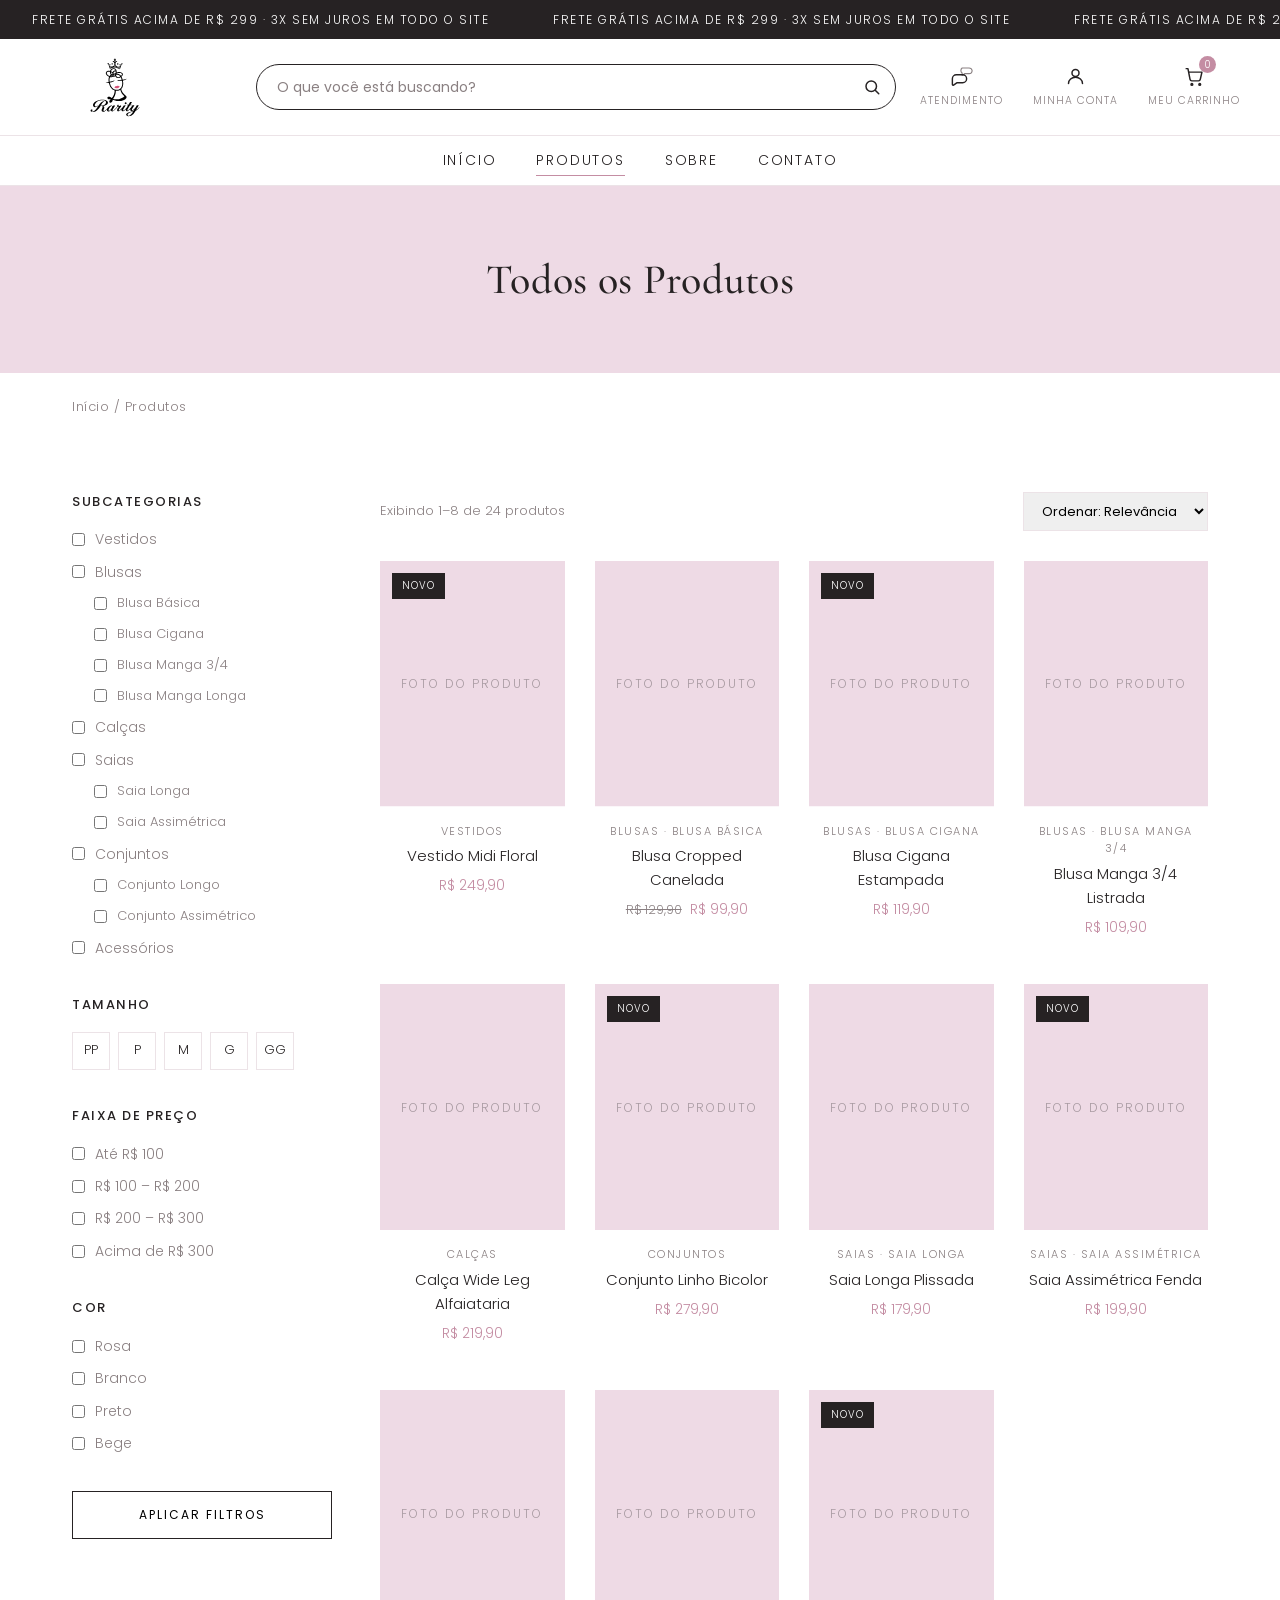
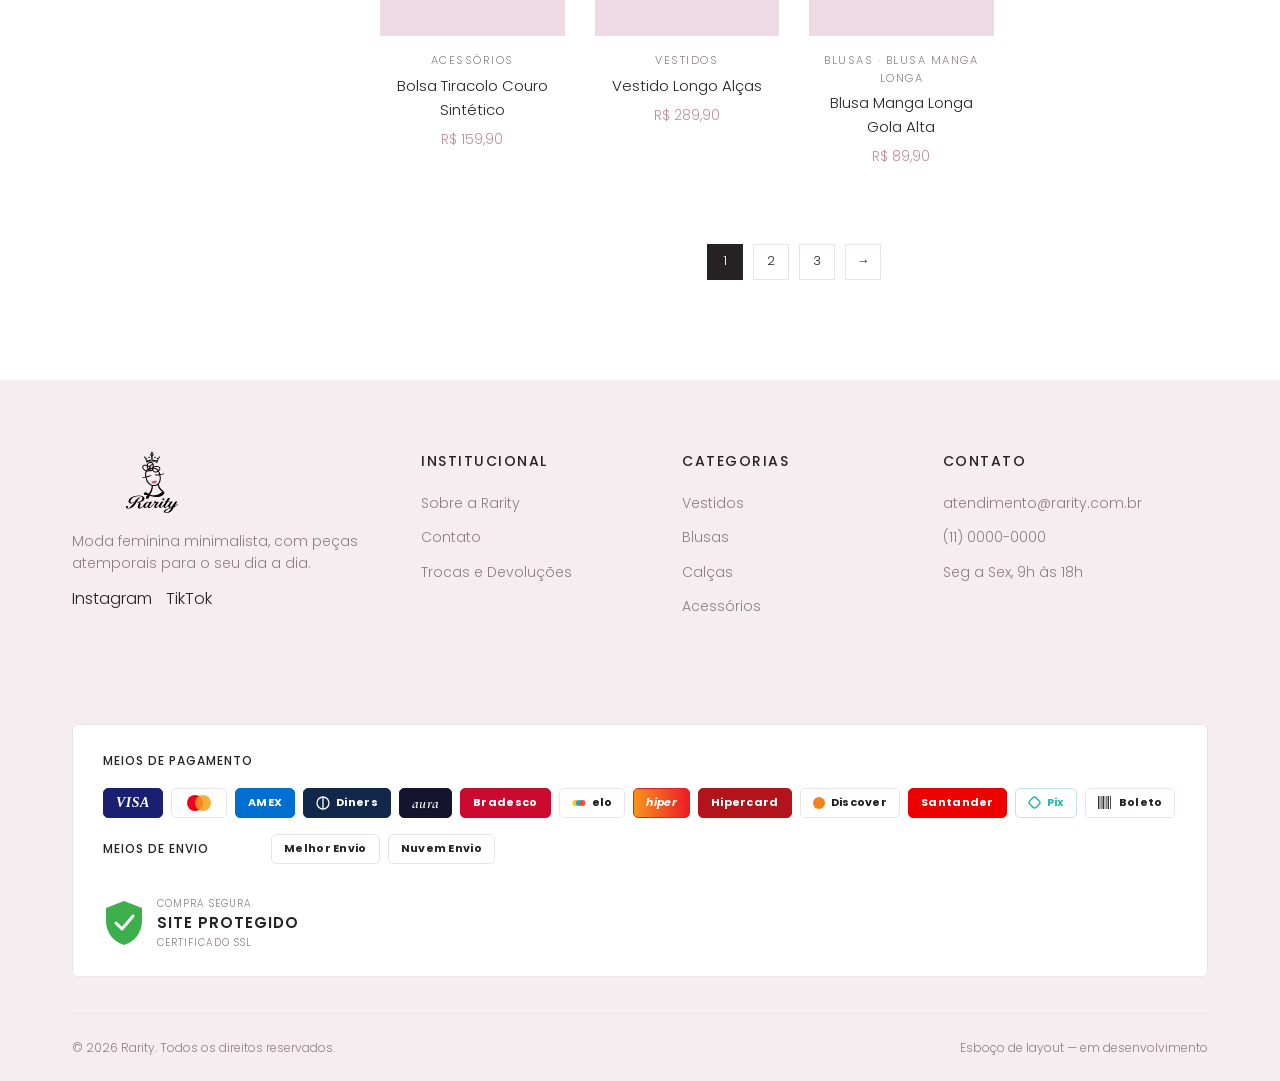
<file: produtos.html>
<!DOCTYPE html>
<html lang="pt-BR">
<head>
<meta charset="UTF-8">
<meta name="viewport" content="width=device-width, initial-scale=1.0">
<title>Produtos — Rarity</title>
<link rel="icon" href="assets/img/logo-rarity.svg" type="image/svg+xml">
<link rel="icon" href="assets/img/favicon-32x32.png" type="image/png" sizes="32x32">
<link rel="icon" href="assets/img/favicon-48x48.png" type="image/png" sizes="48x48">
<link rel="icon" href="assets/img/favicon-192x192.png" type="image/png" sizes="192x192">
<link rel="icon" href="assets/img/favicon-512x512.png" type="image/png" sizes="512x512">
<link rel="apple-touch-icon" href="assets/img/apple-touch-icon.png" sizes="180x180">
<link rel="stylesheet" href="assets/css/style.css?v=size-filter-1">
</head>
<body>

<div class="announce"><div class="announce-track"><span>FRETE GRÁTIS ACIMA DE R$ 299 · 3X SEM JUROS EM TODO O SITE</span><span>FRETE GRÁTIS ACIMA DE R$ 299 · 3X SEM JUROS EM TODO O SITE</span></div></div>

<header>
  <div class="nav-main">
    <a href="index.html" class="site-logo">
      <img src="assets/img/logo-rarity.svg" alt="Rarity">
    </a>

    <div class="header-search">
      <form class="search-form" id="searchForm" role="search">
        <input type="text" id="searchInput" placeholder="O que você está buscando?" autocomplete="off">
        <button type="submit" class="search-submit" aria-label="Buscar">
          <svg viewBox="0 0 24 24" width="18" height="18" fill="none" stroke="currentColor" stroke-width="2" stroke-linecap="round" stroke-linejoin="round"><circle cx="11" cy="11" r="7"></circle><line x1="21" y1="21" x2="16.65" y2="16.65"></line></svg>
        </button>
      </form>
      <div class="search-results" id="searchResults"></div>
    </div>

    <div class="header-right">
    <div class="header-actions">
      <a href="contato.html" class="header-action">
        <span class="action-icon icon-chat">
          <svg class="bubble-back" viewBox="0 0 24 24" width="15" height="15" fill="none" stroke="currentColor" stroke-width="1.8" stroke-linecap="round" stroke-linejoin="round"><path d="M21 12a5 5 0 0 1-5 5H9l-4 3v-4a5 5 0 0 1 0-8h11a5 5 0 0 1 5 4z"></path></svg>
          <svg class="bubble-front" viewBox="0 0 24 24" width="19" height="19" fill="none" stroke="currentColor" stroke-width="1.8" stroke-linecap="round" stroke-linejoin="round"><path d="M3 11a5 5 0 0 1 5-5h8a5 5 0 0 1 0 10H9l-4.5 3.2A1 1 0 0 1 3 18.4V11z"></path></svg>
        </span>
        <span class="action-label">Atendimento</span>
      </a>

      <a href="#" class="header-action icon-account" aria-label="Conta">
        <span class="action-icon icon-user">
          <svg viewBox="0 0 24 24" width="21" height="21" fill="none" stroke="currentColor" stroke-width="1.7" stroke-linecap="round" stroke-linejoin="round"><circle cx="12" cy="8" r="4"></circle><path d="M4 20c0-4.2 3.6-7.2 8-7.2s8 3 8 7.2"></path></svg>
        </span>
        <span class="action-label">Minha conta</span>
      </a>

      <a href="#" class="header-action" aria-label="Carrinho">
        <span class="action-icon icon-cart">
          <svg viewBox="0 0 24 24" width="21" height="21" fill="none" stroke="currentColor" stroke-width="1.7" stroke-linecap="round" stroke-linejoin="round"><circle cx="9" cy="21" r="1"></circle><circle cx="18" cy="21" r="1"></circle><path d="M2.5 3h2l2.4 12.4a2 2 0 0 0 2 1.6h7.7a2 2 0 0 0 2-1.6L20.5 7H6"></path></svg>
          <span class="cart-count">0</span>
        </span>
        <span class="action-label">Meu carrinho</span>
      </a>
    </div>

    <button class="burger" aria-label="Menu">&#9776;</button>
    </div>
  </div>

  <nav class="nav-sub">
    <ul class="nav-links">
      <li><a href="index.html">Início</a></li>
      <li class="has-dropdown active">
        <a href="produtos.html">Produtos</a>
        <ul class="dropdown">
          <li><a href="produtos.html?cat=vestidos">Vestidos</a></li>
          <li class="has-submenu">
            <a href="produtos.html?cat=blusas">Blusas</a>
            <ul class="submenu">
              <li><a href="produtos.html?cat=blusas&amp;sub=basica">Blusa Básica</a></li>
              <li><a href="produtos.html?cat=blusas&amp;sub=cigana">Blusa Cigana</a></li>
              <li><a href="produtos.html?cat=blusas&amp;sub=manga-3-4">Blusa Manga 3/4</a></li>
              <li><a href="produtos.html?cat=blusas&amp;sub=manga-longa">Blusa Manga Longa</a></li>
            </ul>
          </li>
          <li><a href="produtos.html?cat=calcas">Calças</a></li>
          <li class="has-submenu">
            <a href="produtos.html?cat=saias">Saias</a>
            <ul class="submenu">
              <li><a href="produtos.html?cat=saias&amp;sub=longa">Saia Longa</a></li>
              <li><a href="produtos.html?cat=saias&amp;sub=assimetrica">Saia Assimétrica</a></li>
            </ul>
          </li>
          <li class="has-submenu">
            <a href="produtos.html?cat=conjuntos">Conjuntos</a>
            <ul class="submenu">
              <li><a href="produtos.html?cat=conjuntos&amp;sub=conjunto-longo">Conjunto Longo</a></li>
              <li><a href="produtos.html?cat=conjuntos&amp;sub=conjunto-assimetrico">Conjunto Assimétrico</a></li>
            </ul>
          </li>
          <li><a href="produtos.html?cat=acessorios">Acessórios</a></li>
        </ul>
      </li>
      <li><a href="sobre.html">Sobre</a></li>
      <li><a href="contato.html">Contato</a></li>
    </ul>
  </nav>
</header>

<div class="page-banner">
  <div class="container">
    <h1>Todos os Produtos</h1>
  </div>
</div>

<div class="container">
  <div class="breadcrumb">
    <a href="index.html">Início</a> / <span>Produtos</span>
  </div>
</div>

<div class="container">
  <div class="shop-layout">

    <aside class="sidebar">

      <div class="filter-block">
        <h4>Subcategorias</h4>
        <label><input type="checkbox"> Vestidos</label>
        <label><input type="checkbox"> Blusas</label>
        <label class="sub-check"><input type="checkbox"> Blusa Básica</label>
        <label class="sub-check"><input type="checkbox"> Blusa Cigana</label>
        <label class="sub-check"><input type="checkbox"> Blusa Manga 3/4</label>
        <label class="sub-check"><input type="checkbox"> Blusa Manga Longa</label>
        <label><input type="checkbox"> Calças</label>
        <label><input type="checkbox"> Saias</label>
        <label class="sub-check"><input type="checkbox"> Saia Longa</label>
        <label class="sub-check"><input type="checkbox"> Saia Assimétrica</label>
        <label><input type="checkbox"> Conjuntos</label>
        <label class="sub-check"><input type="checkbox"> Conjunto Longo</label>
        <label class="sub-check"><input type="checkbox"> Conjunto Assimétrico</label>
        <label><input type="checkbox"> Acessórios</label>
      </div>

      <div class="filter-block">
        <h4>Tamanho</h4>
        <div class="size-grid">
          <span>PP</span><span>P</span><span>M</span><span>G</span><span>GG</span>
        </div>
      </div>

      <div class="filter-block">
        <h4>Faixa de Preço</h4>
        <label><input type="checkbox"> Até R$ 100</label>
        <label><input type="checkbox"> R$ 100 – R$ 200</label>
        <label><input type="checkbox"> R$ 200 – R$ 300</label>
        <label><input type="checkbox"> Acima de R$ 300</label>
      </div>

      <div class="filter-block">
        <h4>Cor</h4>
        <label><input type="checkbox"> Rosa</label>
        <label><input type="checkbox"> Branco</label>
        <label><input type="checkbox"> Preto</label>
        <label><input type="checkbox"> Bege</label>
      </div>

      <button class="btn btn-block">Aplicar Filtros</button>
    </aside>

    <div class="shop-main">

      <div class="shop-toolbar">
        <span>Exibindo 1–8 de 24 produtos</span>
        <select>
          <option>Ordenar: Relevância</option>
          <option>Menor Preço</option>
          <option>Maior Preço</option>
          <option>Lançamentos</option>
        </select>
      </div>

      <div class="product-grid">

        <a href="produto.html" class="product-card">
          <div class="product-thumb"><span class="product-tag">Novo</span>Foto do Produto<div class="product-quick">Adicionar ao Carrinho</div></div>
          <div class="product-info"><div class="product-cat">Vestidos</div><div class="product-name">Vestido Midi Floral</div><div class="product-price">R$ 249,90</div></div>
        </a>

        <a href="produto.html" class="product-card">
          <div class="product-thumb">Foto do Produto<div class="product-quick">Adicionar ao Carrinho</div></div>
          <div class="product-info"><div class="product-cat">Blusas · Blusa Básica</div><div class="product-name">Blusa Cropped Canelada</div><div class="product-price"><span class="price-old">R$ 129,90</span>R$ 99,90</div></div>
        </a>

        <a href="produto.html" class="product-card">
          <div class="product-thumb"><span class="product-tag">Novo</span>Foto do Produto<div class="product-quick">Adicionar ao Carrinho</div></div>
          <div class="product-info"><div class="product-cat">Blusas · Blusa Cigana</div><div class="product-name">Blusa Cigana Estampada</div><div class="product-price">R$ 119,90</div></div>
        </a>

        <a href="produto.html" class="product-card">
          <div class="product-thumb">Foto do Produto<div class="product-quick">Adicionar ao Carrinho</div></div>
          <div class="product-info"><div class="product-cat">Blusas · Blusa Manga 3/4</div><div class="product-name">Blusa Manga 3/4 Listrada</div><div class="product-price">R$ 109,90</div></div>
        </a>

        <a href="produto.html" class="product-card">
          <div class="product-thumb">Foto do Produto<div class="product-quick">Adicionar ao Carrinho</div></div>
          <div class="product-info"><div class="product-cat">Calças</div><div class="product-name">Calça Wide Leg Alfaiataria</div><div class="product-price">R$ 219,90</div></div>
        </a>

        <a href="produto.html" class="product-card">
          <div class="product-thumb"><span class="product-tag">Novo</span>Foto do Produto<div class="product-quick">Adicionar ao Carrinho</div></div>
          <div class="product-info"><div class="product-cat">Conjuntos</div><div class="product-name">Conjunto Linho Bicolor</div><div class="product-price">R$ 279,90</div></div>
        </a>

        <a href="produto.html" class="product-card">
          <div class="product-thumb">Foto do Produto<div class="product-quick">Adicionar ao Carrinho</div></div>
          <div class="product-info"><div class="product-cat">Saias · Saia Longa</div><div class="product-name">Saia Longa Plissada</div><div class="product-price">R$ 179,90</div></div>
        </a>

        <a href="produto.html" class="product-card">
          <div class="product-thumb"><span class="product-tag">Novo</span>Foto do Produto<div class="product-quick">Adicionar ao Carrinho</div></div>
          <div class="product-info"><div class="product-cat">Saias · Saia Assimétrica</div><div class="product-name">Saia Assimétrica Fenda</div><div class="product-price">R$ 199,90</div></div>
        </a>

        <a href="produto.html" class="product-card">
          <div class="product-thumb">Foto do Produto<div class="product-quick">Adicionar ao Carrinho</div></div>
          <div class="product-info"><div class="product-cat">Acessórios</div><div class="product-name">Bolsa Tiracolo Couro Sintético</div><div class="product-price">R$ 159,90</div></div>
        </a>

        <a href="produto.html" class="product-card">
          <div class="product-thumb">Foto do Produto<div class="product-quick">Adicionar ao Carrinho</div></div>
          <div class="product-info"><div class="product-cat">Vestidos</div><div class="product-name">Vestido Longo Alças</div><div class="product-price">R$ 289,90</div></div>
        </a>

        <a href="produto.html" class="product-card">
          <div class="product-thumb"><span class="product-tag">Novo</span>Foto do Produto<div class="product-quick">Adicionar ao Carrinho</div></div>
          <div class="product-info"><div class="product-cat">Blusas · Blusa Manga Longa</div><div class="product-name">Blusa Manga Longa Gola Alta</div><div class="product-price">R$ 89,90</div></div>
        </a>

      </div>

      <div class="pagination">
        <a href="#" class="active">1</a>
        <a href="#">2</a>
        <a href="#">3</a>
        <a href="#">&rarr;</a>
      </div>

    </div>
  </div>
</div>

<footer>
  <div class="container">
    <div class="footer-grid">
      <div class="footer-col">
        <div class="logo"><img src="assets/img/logo-rarity.svg" alt="Rarity"></div>
        <p>Moda feminina minimalista, com peças atemporais para o seu dia a dia.</p>
        <div class="social">
          <a href="#">Instagram</a>
          <a href="#">TikTok</a>
        </div>
      </div>
      <div class="footer-col">
        <h4>Institucional</h4>
        <ul>
          <li><a href="sobre.html">Sobre a Rarity</a></li>
          <li><a href="contato.html">Contato</a></li>
          <li><a href="#">Trocas e Devoluções</a></li>
        </ul>
      </div>
      <div class="footer-col">
        <h4>Categorias</h4>
        <ul>
          <li><a href="produtos.html?cat=vestidos">Vestidos</a></li>
          <li><a href="produtos.html?cat=blusas">Blusas</a></li>
          <li><a href="produtos.html?cat=calcas">Calças</a></li>
          <li><a href="produtos.html?cat=acessorios">Acessórios</a></li>
        </ul>
      </div>
      <div class="footer-col">
        <h4>Contato</h4>
        <p>atendimento@rarity.com.br</p>
        <p>(11) 0000-0000</p>
        <p>Seg a Sex, 9h às 18h</p>
      </div>
    </div>

    <div class="payment-strip">
      <div class="payment-info">
        <div class="payment-row">
          <h4>Meios de pagamento</h4>
          <div class="payment-badges">
            <span class="brand-badge visa">VISA</span>
            <span class="brand-badge mastercard">
              <svg width="26" height="16" viewBox="0 0 26 16" xmlns="http://www.w3.org/2000/svg">
                <circle cx="9" cy="8" r="8" fill="#EB001B"/>
                <circle cx="17" cy="8" r="8" fill="#F79E1B" opacity="0.85"/>
              </svg>
            </span>
            <span class="brand-badge amex">AMEX</span>
            <span class="brand-badge diners">
              <svg width="14" height="14" viewBox="0 0 14 14" xmlns="http://www.w3.org/2000/svg">
                <circle cx="7" cy="7" r="6" fill="none" stroke="#fff" stroke-width="1.3"/>
                <line x1="7" y1="1.5" x2="7" y2="12.5" stroke="#fff" stroke-width="1.3"/>
              </svg>
              Diners
            </span>
            <span class="brand-badge aura">aura</span>
            <span class="brand-badge bradesco">Bradesco</span>
            <span class="brand-badge elo">
              <svg width="14" height="14" viewBox="0 0 14 14" xmlns="http://www.w3.org/2000/svg">
                <circle cx="3.5" cy="7" r="3" fill="#FFCB05"/>
                <circle cx="7" cy="7" r="3" fill="#00A4E0" opacity="0.9"/>
                <circle cx="10.5" cy="7" r="3" fill="#EF4123" opacity="0.9"/>
              </svg>
              elo
            </span>
            <span class="brand-badge hiper">hiper</span>
            <span class="brand-badge hipercard">Hipercard</span>
            <span class="brand-badge discover">
              <svg width="12" height="12" viewBox="0 0 12 12" xmlns="http://www.w3.org/2000/svg">
                <circle cx="6" cy="6" r="6" fill="#F58220"/>
              </svg>
              Discover
            </span>
            <span class="brand-badge santander">Santander</span>
            <span class="brand-badge pix">
              <svg width="13" height="13" viewBox="0 0 13 13" xmlns="http://www.w3.org/2000/svg">
                <rect x="2" y="2" width="9" height="9" rx="2.5" transform="rotate(45 6.5 6.5)" fill="none" stroke="#2CB9A6" stroke-width="1.5"/>
              </svg>
              Pix
            </span>
            <span class="brand-badge boleto">
              <svg width="15" height="13" viewBox="0 0 15 13" xmlns="http://www.w3.org/2000/svg">
                <rect x="0" y="0" width="1.4" height="13" fill="#333"/>
                <rect x="2.6" y="0" width="0.9" height="13" fill="#333"/>
                <rect x="4.5" y="0" width="1.8" height="13" fill="#333"/>
                <rect x="7.7" y="0" width="0.9" height="13" fill="#333"/>
                <rect x="9.6" y="0" width="1.4" height="13" fill="#333"/>
                <rect x="12" y="0" width="0.9" height="13" fill="#333"/>
              </svg>
              Boleto
            </span>
          </div>
        </div>
        <div class="payment-row">
          <h4>Meios de envio</h4>
          <div class="payment-badges">
            <span class="brand-badge">Melhor Envio</span>
            <span class="brand-badge">Nuvem Envio</span>
          </div>
        </div>
      </div>

      <div class="security-badge">
        <svg width="42" height="48" viewBox="0 0 42 48" fill="none" xmlns="http://www.w3.org/2000/svg">
          <path d="M21 2 L39 9 V22 C39 34 31 43 21 46 C11 43 3 34 3 22 V9 Z" fill="#3CAE4C"/>
          <path d="M13 24 L19 30 L30 17" stroke="#fff" stroke-width="3" stroke-linecap="round" stroke-linejoin="round" fill="none"/>
        </svg>
        <div class="sec-text">
          <p>Compra Segura</p>
          <strong>Site Protegido</strong>
          <p>Certificado SSL</p>
        </div>
      </div>
    </div>

    <div class="footer-bottom">
      <span>&copy; 2026 Rarity. Todos os direitos reservados.</span>
      <span>Esboço de layout — em desenvolvimento</span>
    </div>
  </div>
</footer>

<script src="assets/js/products.js"></script>
<script src="assets/js/search.js"></script>
<script src="assets/js/main.js?v=continuous-announce"></script>
</body>
</html>
</file>
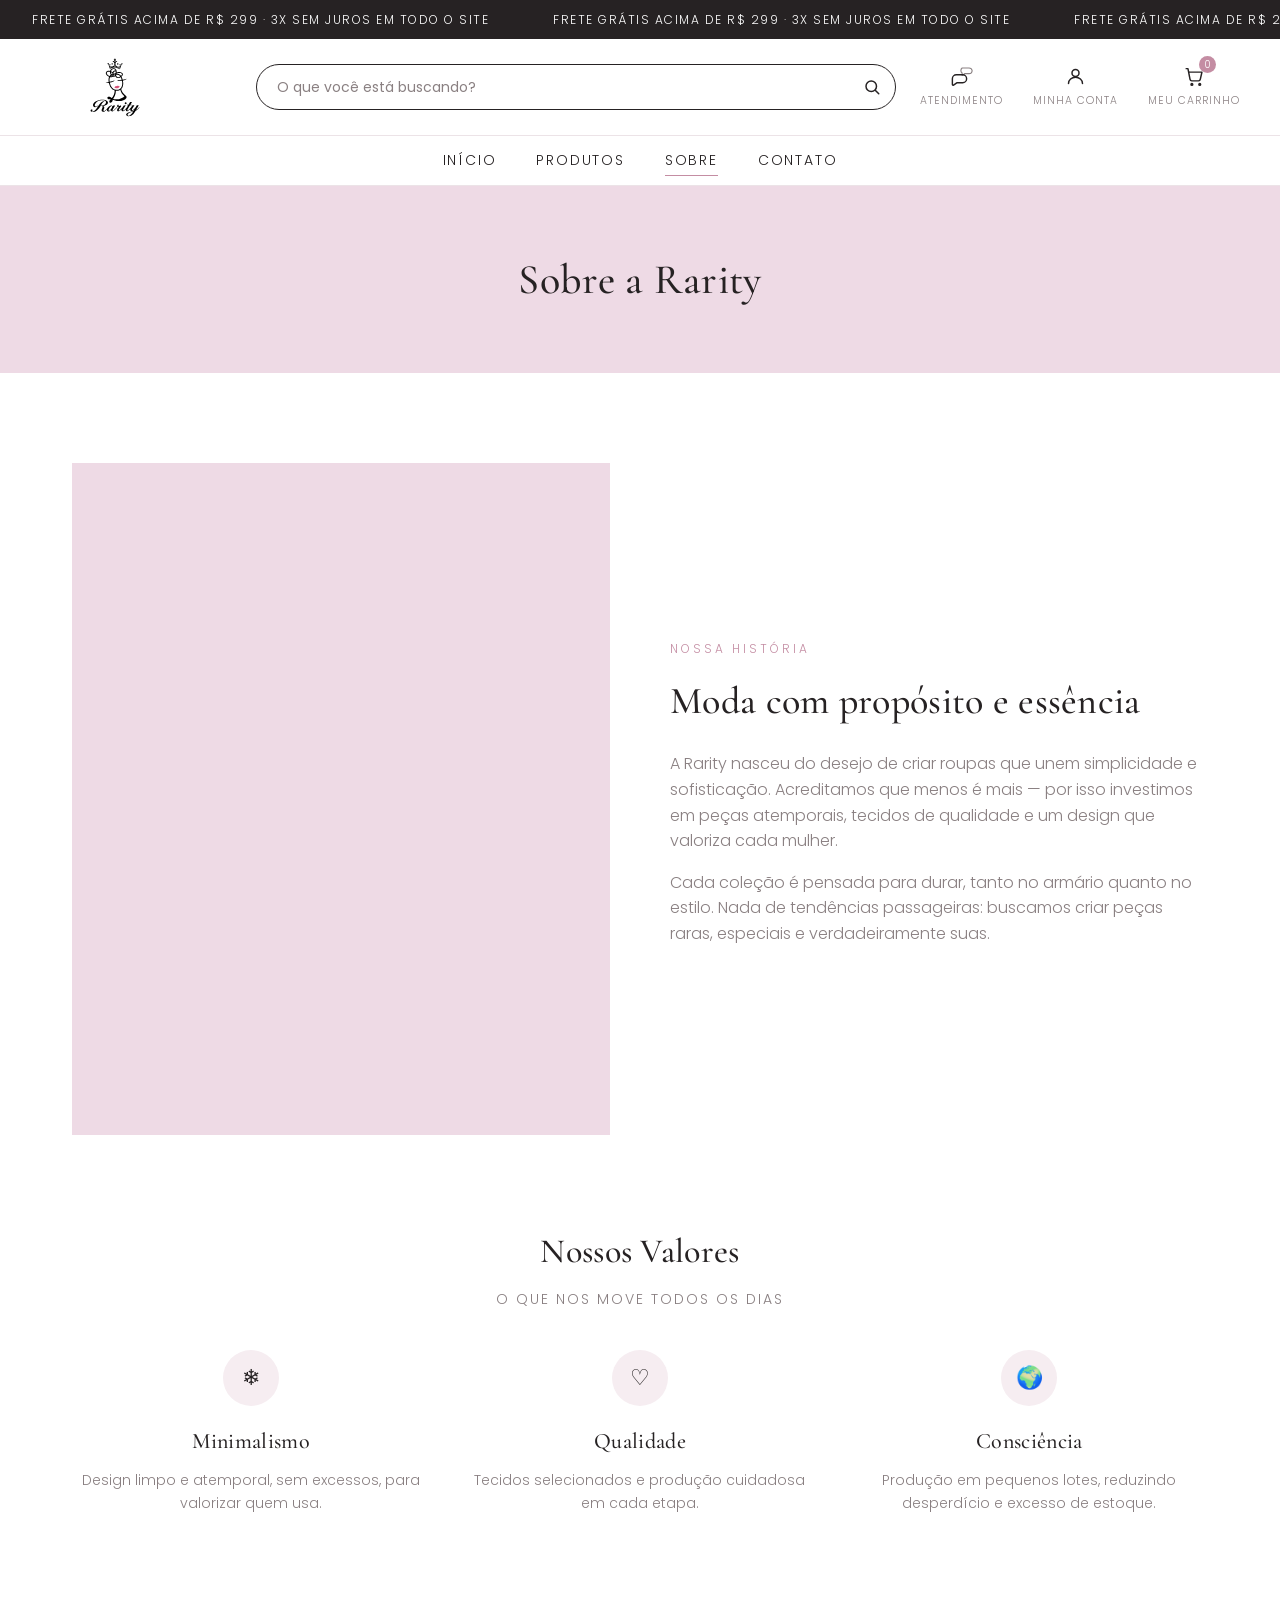
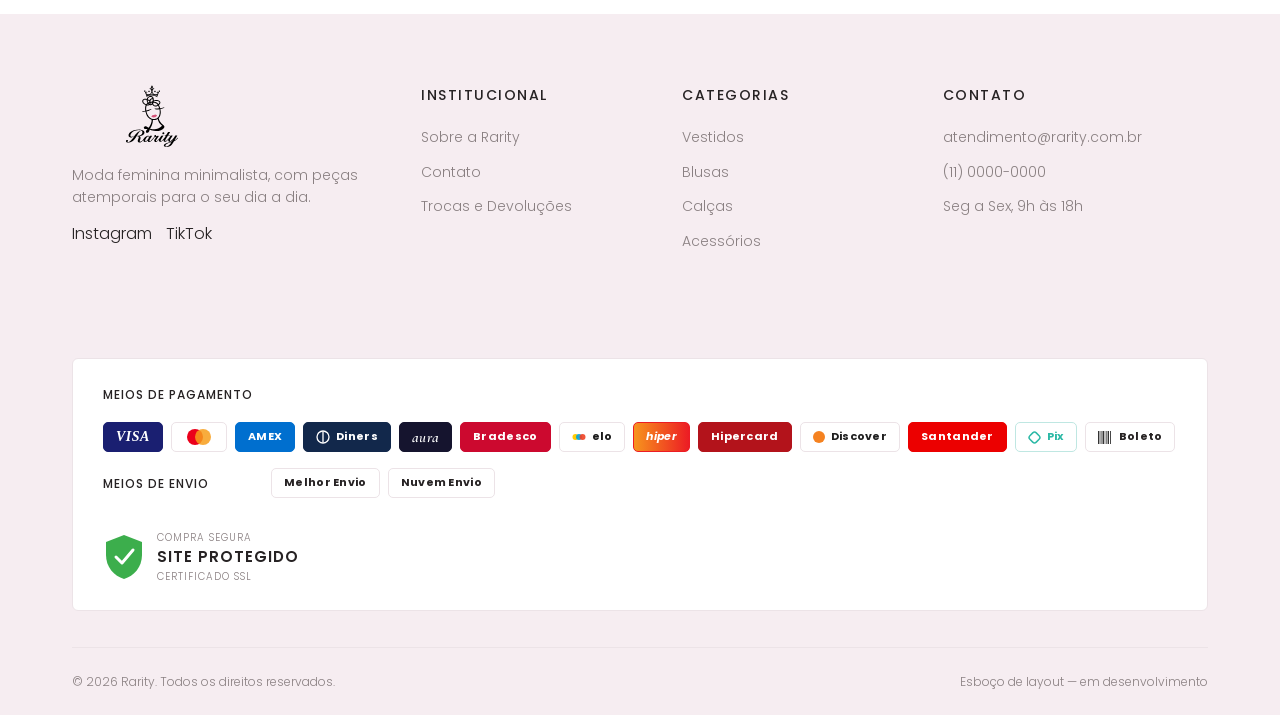
<file: sobre.html>
<!DOCTYPE html>
<html lang="pt-BR">
<head>
<meta charset="UTF-8">
<meta name="viewport" content="width=device-width, initial-scale=1.0">
<title>Sobre — Rarity</title>
<link rel="icon" href="assets/img/logo-rarity.svg" type="image/svg+xml">
<link rel="icon" href="assets/img/favicon-32x32.png" type="image/png" sizes="32x32">
<link rel="icon" href="assets/img/favicon-48x48.png" type="image/png" sizes="48x48">
<link rel="icon" href="assets/img/favicon-192x192.png" type="image/png" sizes="192x192">
<link rel="icon" href="assets/img/favicon-512x512.png" type="image/png" sizes="512x512">
<link rel="apple-touch-icon" href="assets/img/apple-touch-icon.png" sizes="180x180">
<link rel="stylesheet" href="assets/css/style.css?v=size-filter-1">
</head>
<body>

<div class="announce"><div class="announce-track"><span>FRETE GRÁTIS ACIMA DE R$ 299 · 3X SEM JUROS EM TODO O SITE</span><span>FRETE GRÁTIS ACIMA DE R$ 299 · 3X SEM JUROS EM TODO O SITE</span></div></div>

<header>
  <div class="nav-main">
    <a href="index.html" class="site-logo">
      <img src="assets/img/logo-rarity.svg" alt="Rarity">
    </a>

    <div class="header-search">
      <form class="search-form" id="searchForm" role="search">
        <input type="text" id="searchInput" placeholder="O que você está buscando?" autocomplete="off">
        <button type="submit" class="search-submit" aria-label="Buscar">
          <svg viewBox="0 0 24 24" width="18" height="18" fill="none" stroke="currentColor" stroke-width="2" stroke-linecap="round" stroke-linejoin="round"><circle cx="11" cy="11" r="7"></circle><line x1="21" y1="21" x2="16.65" y2="16.65"></line></svg>
        </button>
      </form>
      <div class="search-results" id="searchResults"></div>
    </div>

    <div class="header-right">
    <div class="header-actions">
      <a href="contato.html" class="header-action">
        <span class="action-icon icon-chat">
          <svg class="bubble-back" viewBox="0 0 24 24" width="15" height="15" fill="none" stroke="currentColor" stroke-width="1.8" stroke-linecap="round" stroke-linejoin="round"><path d="M21 12a5 5 0 0 1-5 5H9l-4 3v-4a5 5 0 0 1 0-8h11a5 5 0 0 1 5 4z"></path></svg>
          <svg class="bubble-front" viewBox="0 0 24 24" width="19" height="19" fill="none" stroke="currentColor" stroke-width="1.8" stroke-linecap="round" stroke-linejoin="round"><path d="M3 11a5 5 0 0 1 5-5h8a5 5 0 0 1 0 10H9l-4.5 3.2A1 1 0 0 1 3 18.4V11z"></path></svg>
        </span>
        <span class="action-label">Atendimento</span>
      </a>

      <a href="#" class="header-action icon-account" aria-label="Conta">
        <span class="action-icon icon-user">
          <svg viewBox="0 0 24 24" width="21" height="21" fill="none" stroke="currentColor" stroke-width="1.7" stroke-linecap="round" stroke-linejoin="round"><circle cx="12" cy="8" r="4"></circle><path d="M4 20c0-4.2 3.6-7.2 8-7.2s8 3 8 7.2"></path></svg>
        </span>
        <span class="action-label">Minha conta</span>
      </a>

      <a href="#" class="header-action" aria-label="Carrinho">
        <span class="action-icon icon-cart">
          <svg viewBox="0 0 24 24" width="21" height="21" fill="none" stroke="currentColor" stroke-width="1.7" stroke-linecap="round" stroke-linejoin="round"><circle cx="9" cy="21" r="1"></circle><circle cx="18" cy="21" r="1"></circle><path d="M2.5 3h2l2.4 12.4a2 2 0 0 0 2 1.6h7.7a2 2 0 0 0 2-1.6L20.5 7H6"></path></svg>
          <span class="cart-count">0</span>
        </span>
        <span class="action-label">Meu carrinho</span>
      </a>
    </div>

    <button class="burger" aria-label="Menu">&#9776;</button>
    </div>
  </div>

  <nav class="nav-sub">
    <ul class="nav-links">
      <li><a href="index.html">Início</a></li>
      <li class="has-dropdown">
        <a href="produtos.html">Produtos</a>
        <ul class="dropdown">
          <li><a href="produtos.html?cat=vestidos">Vestidos</a></li>
          <li class="has-submenu">
            <a href="produtos.html?cat=blusas">Blusas</a>
            <ul class="submenu">
              <li><a href="produtos.html?cat=blusas&amp;sub=basica">Blusa Básica</a></li>
              <li><a href="produtos.html?cat=blusas&amp;sub=cigana">Blusa Cigana</a></li>
              <li><a href="produtos.html?cat=blusas&amp;sub=manga-3-4">Blusa Manga 3/4</a></li>
              <li><a href="produtos.html?cat=blusas&amp;sub=manga-longa">Blusa Manga Longa</a></li>
            </ul>
          </li>
          <li><a href="produtos.html?cat=calcas">Calças</a></li>
          <li class="has-submenu">
            <a href="produtos.html?cat=saias">Saias</a>
            <ul class="submenu">
              <li><a href="produtos.html?cat=saias&amp;sub=longa">Saia Longa</a></li>
              <li><a href="produtos.html?cat=saias&amp;sub=assimetrica">Saia Assimétrica</a></li>
            </ul>
          </li>
          <li class="has-submenu">
            <a href="produtos.html?cat=conjuntos">Conjuntos</a>
            <ul class="submenu">
              <li><a href="produtos.html?cat=conjuntos&amp;sub=conjunto-longo">Conjunto Longo</a></li>
              <li><a href="produtos.html?cat=conjuntos&amp;sub=conjunto-assimetrico">Conjunto Assimétrico</a></li>
            </ul>
          </li>
          <li><a href="produtos.html?cat=acessorios">Acessórios</a></li>
        </ul>
      </li>
      <li class="active"><a href="sobre.html">Sobre</a></li>
      <li><a href="contato.html">Contato</a></li>
    </ul>
  </nav>
</header>

<div class="page-banner">
  <div class="container">
    <h1>Sobre a Rarity</h1>
  </div>
</div>

<div class="container">
  <div class="split">
    <div class="visual"></div>
    <div>
      <span class="eyebrow">Nossa História</span>
      <h2>Moda com propósito e essência</h2>
      <p>A Rarity nasceu do desejo de criar roupas que unem simplicidade e sofisticação. Acreditamos que menos é mais — por isso investimos em peças atemporais, tecidos de qualidade e um design que valoriza cada mulher.</p>
      <p>Cada coleção é pensada para durar, tanto no armário quanto no estilo. Nada de tendências passageiras: buscamos criar peças raras, especiais e verdadeiramente suas.</p>
    </div>
  </div>
</div>

<div class="container">
  <h2 class="section-title">Nossos Valores</h2>
  <p class="section-sub">O que nos move todos os dias</p>

  <div class="values-grid">
    <div>
      <div class="value-icon">&#10052;</div>
      <h3>Minimalismo</h3>
      <p>Design limpo e atemporal, sem excessos, para valorizar quem usa.</p>
    </div>
    <div>
      <div class="value-icon">&#9825;</div>
      <h3>Qualidade</h3>
      <p>Tecidos selecionados e produção cuidadosa em cada etapa.</p>
    </div>
    <div>
      <div class="value-icon">&#127757;</div>
      <h3>Consciência</h3>
      <p>Produção em pequenos lotes, reduzindo desperdício e excesso de estoque.</p>
    </div>
  </div>
</div>

<footer>
  <div class="container">
    <div class="footer-grid">
      <div class="footer-col">
        <div class="logo"><img src="assets/img/logo-rarity.svg" alt="Rarity"></div>
        <p>Moda feminina minimalista, com peças atemporais para o seu dia a dia.</p>
        <div class="social">
          <a href="#">Instagram</a>
          <a href="#">TikTok</a>
        </div>
      </div>
      <div class="footer-col">
        <h4>Institucional</h4>
        <ul>
          <li><a href="sobre.html">Sobre a Rarity</a></li>
          <li><a href="contato.html">Contato</a></li>
          <li><a href="#">Trocas e Devoluções</a></li>
        </ul>
      </div>
      <div class="footer-col">
        <h4>Categorias</h4>
        <ul>
          <li><a href="produtos.html?cat=vestidos">Vestidos</a></li>
          <li><a href="produtos.html?cat=blusas">Blusas</a></li>
          <li><a href="produtos.html?cat=calcas">Calças</a></li>
          <li><a href="produtos.html?cat=acessorios">Acessórios</a></li>
        </ul>
      </div>
      <div class="footer-col">
        <h4>Contato</h4>
        <p>atendimento@rarity.com.br</p>
        <p>(11) 0000-0000</p>
        <p>Seg a Sex, 9h às 18h</p>
      </div>
    </div>

    <div class="payment-strip">
      <div class="payment-info">
        <div class="payment-row">
          <h4>Meios de pagamento</h4>
          <div class="payment-badges">
            <span class="brand-badge visa">VISA</span>
            <span class="brand-badge mastercard">
              <svg width="26" height="16" viewBox="0 0 26 16" xmlns="http://www.w3.org/2000/svg">
                <circle cx="9" cy="8" r="8" fill="#EB001B"/>
                <circle cx="17" cy="8" r="8" fill="#F79E1B" opacity="0.85"/>
              </svg>
            </span>
            <span class="brand-badge amex">AMEX</span>
            <span class="brand-badge diners">
              <svg width="14" height="14" viewBox="0 0 14 14" xmlns="http://www.w3.org/2000/svg">
                <circle cx="7" cy="7" r="6" fill="none" stroke="#fff" stroke-width="1.3"/>
                <line x1="7" y1="1.5" x2="7" y2="12.5" stroke="#fff" stroke-width="1.3"/>
              </svg>
              Diners
            </span>
            <span class="brand-badge aura">aura</span>
            <span class="brand-badge bradesco">Bradesco</span>
            <span class="brand-badge elo">
              <svg width="14" height="14" viewBox="0 0 14 14" xmlns="http://www.w3.org/2000/svg">
                <circle cx="3.5" cy="7" r="3" fill="#FFCB05"/>
                <circle cx="7" cy="7" r="3" fill="#00A4E0" opacity="0.9"/>
                <circle cx="10.5" cy="7" r="3" fill="#EF4123" opacity="0.9"/>
              </svg>
              elo
            </span>
            <span class="brand-badge hiper">hiper</span>
            <span class="brand-badge hipercard">Hipercard</span>
            <span class="brand-badge discover">
              <svg width="12" height="12" viewBox="0 0 12 12" xmlns="http://www.w3.org/2000/svg">
                <circle cx="6" cy="6" r="6" fill="#F58220"/>
              </svg>
              Discover
            </span>
            <span class="brand-badge santander">Santander</span>
            <span class="brand-badge pix">
              <svg width="13" height="13" viewBox="0 0 13 13" xmlns="http://www.w3.org/2000/svg">
                <rect x="2" y="2" width="9" height="9" rx="2.5" transform="rotate(45 6.5 6.5)" fill="none" stroke="#2CB9A6" stroke-width="1.5"/>
              </svg>
              Pix
            </span>
            <span class="brand-badge boleto">
              <svg width="15" height="13" viewBox="0 0 15 13" xmlns="http://www.w3.org/2000/svg">
                <rect x="0" y="0" width="1.4" height="13" fill="#333"/>
                <rect x="2.6" y="0" width="0.9" height="13" fill="#333"/>
                <rect x="4.5" y="0" width="1.8" height="13" fill="#333"/>
                <rect x="7.7" y="0" width="0.9" height="13" fill="#333"/>
                <rect x="9.6" y="0" width="1.4" height="13" fill="#333"/>
                <rect x="12" y="0" width="0.9" height="13" fill="#333"/>
              </svg>
              Boleto
            </span>
          </div>
        </div>
        <div class="payment-row">
          <h4>Meios de envio</h4>
          <div class="payment-badges">
            <span class="brand-badge">Melhor Envio</span>
            <span class="brand-badge">Nuvem Envio</span>
          </div>
        </div>
      </div>

      <div class="security-badge">
        <svg width="42" height="48" viewBox="0 0 42 48" fill="none" xmlns="http://www.w3.org/2000/svg">
          <path d="M21 2 L39 9 V22 C39 34 31 43 21 46 C11 43 3 34 3 22 V9 Z" fill="#3CAE4C"/>
          <path d="M13 24 L19 30 L30 17" stroke="#fff" stroke-width="3" stroke-linecap="round" stroke-linejoin="round" fill="none"/>
        </svg>
        <div class="sec-text">
          <p>Compra Segura</p>
          <strong>Site Protegido</strong>
          <p>Certificado SSL</p>
        </div>
      </div>
    </div>

    <div class="footer-bottom">
      <span>&copy; 2026 Rarity. Todos os direitos reservados.</span>
      <span>Esboço de layout — em desenvolvimento</span>
    </div>
  </div>
</footer>

<script src="assets/js/products.js"></script>
<script src="assets/js/search.js"></script>
<script src="assets/js/main.js?v=continuous-announce"></script>
</body>
</html>
</file>
<file: assets/css/style.css>
/* ===========================
   RARITY — Design System
   Minimalista · Branco & Rosa claro
=========================== */

@import url('https://fonts.googleapis.com/css2?family=Alex+Brush&family=Cormorant+Garamond:wght@400;500;600&family=Poppins:wght@300;400;500;600&display=swap');

:root{
  --pink: #EEDAE5;
  --pink-soft: #F6EDF1;
  --pink-dark: #DCB7C7;
  --pink-deep: #C48DA3;
  --white: #FFFFFF;
  --text: #262223;
  --text-light: #8A8082;
  --border: #ECE3E7;

  --font-title: 'Cormorant Garamond', serif;
  --font-body: 'Poppins', sans-serif;

  --container: 1200px;
}

*{ margin:0; padding:0; box-sizing:border-box; }

html{ scroll-behavior:smooth; }

body{
  font-family: var(--font-body);
  color: var(--text);
  background: var(--white);
  font-weight: 300;
  line-height: 1.6;
  -webkit-font-smoothing: antialiased;
}

a{ text-decoration:none; color:inherit; }
ul{ list-style:none; }
img{ max-width:100%; display:block; }
button{ font-family:inherit; cursor:pointer; border:none; background:none; }
input, select, textarea{ font-family:inherit; }

.container{
  max-width: var(--container);
  margin: 0 auto;
  padding: 0 32px;
}

h1,h2,h3,h4{
  font-family: var(--font-title);
  font-weight: 500;
  letter-spacing: 0.3px;
}

.section-title{
  font-size: 34px;
  text-align:center;
  margin-bottom: 8px;
}

.section-sub{
  text-align:center;
  color: var(--text-light);
  font-size: 14px;
  letter-spacing: 2px;
  text-transform: uppercase;
  margin-bottom: 40px;
}

.eyebrow{
  display:inline-block;
  font-size: 12px;
  letter-spacing: 3px;
  text-transform: uppercase;
  color: var(--pink-deep);
  margin-bottom: 12px;
}

.btn{
  display:inline-block;
  padding: 14px 36px;
  border: 1px solid var(--text);
  font-size: 12px;
  letter-spacing: 2px;
  text-transform: uppercase;
  transition: all .25s ease;
  background: transparent;
}
.btn:hover{ background: var(--text); color: var(--white); }

.btn-primary{
  background: var(--text);
  color: var(--white);
  border: 1px solid var(--text);
}
.btn-primary:hover{ background: var(--pink-deep); border-color: var(--pink-deep); }

.btn-block{ width:100%; text-align:center; }

/* ===== Top announcement bar ===== */
.announce{
  background: var(--text);
  color: var(--white);
  font-size: 12px;
  letter-spacing: 1.5px;
  padding: 10px 0;
  overflow: hidden;
  white-space: nowrap;
}
.announce-track{
  display: inline-flex;
  width: max-content;
  --announce-shift: 50%;
  animation: announce-scroll 32s linear infinite;
}
.announce-track span{
  padding: 0 32px;
  flex-shrink: 0;
}
@keyframes announce-scroll{
  from{ transform: translateX(0); }
  to{ transform: translateX(calc(-1 * var(--announce-shift))); }
}

/* ===== Header ===== */
header{
  position: sticky;
  top:0;
  z-index: 100;
  background: rgba(255,255,255,.96);
  backdrop-filter: blur(6px);
  border-bottom: 1px solid var(--border);
}

.nav-main{
  display:grid;
  grid-template-columns: 1fr minmax(320px, 640px) 1fr;
  grid-template-areas: "logo search right";
  align-items:center;
  gap: 24px;
  padding: 18px 40px;
}

.logo{
  font-family: var(--font-title);
  font-size: 30px;
  letter-spacing: 4px;
  font-weight: 600;
}

.logo span{ color: var(--pink-deep); }

.site-logo{
  grid-area: logo;
  display:flex;
  align-items:center;
  justify-self: start;
  flex-shrink: 0;
}
.site-logo img{
  height: 60px;
  width: auto;
  flex-shrink: 0;
  transition: height .2s ease;
}

.nav-sub{ position:relative; }
.nav-sub .nav-links{
  display:flex;
  justify-content:center;
  gap: 40px;
  padding: 13px 40px;
  border-top: 1px solid var(--border);
  font-size: 14px;
  letter-spacing: 1.8px;
  text-transform: uppercase;
}

.nav-links li{ position:relative; }

.nav-links a{
  position:relative;
  padding: 6px 0;
}
.nav-links a::after{
  content:'';
  position:absolute;
  left:0; bottom:0;
  width:0; height:1px;
  background: var(--pink-deep);
  transition: width .25s ease;
}
.nav-links a:hover::after{ width:100%; }

.nav-links .active a::after{ width:100%; }

/* dropdown */
.has-dropdown .dropdown{
  position:absolute;
  top: 100%;
  left: -20px;
  background: var(--white);
  border: 1px solid var(--border);
  min-width: 200px;
  padding: 16px 0;
  box-shadow: 0 12px 24px rgba(0,0,0,.06);
  opacity:0;
  visibility:hidden;
  transform: translateY(6px);
  transition: all .2s ease;
}
.has-dropdown:hover .dropdown{
  opacity:1; visibility:visible; transform: translateY(0);
}
.dropdown li a{
  display:block;
  padding: 10px 24px;
  text-transform:none;
  letter-spacing:.3px;
  font-size:14px;
}
.dropdown li a:hover{ background: var(--pink-soft); }
.dropdown li a::after{ display:none; }

/* submenu (subcategorias dentro do dropdown) */
.dropdown li.has-submenu{ position:relative; }
.dropdown li.has-submenu > a{
  display:flex;
  align-items:center;
  justify-content:space-between;
  gap: 8px;
}
.dropdown li.has-submenu > a::after{
  content:'\203A';
  display: inline-block;
  position: static;
  width: auto;
  height: auto;
  background: none;
  transition: none;
  font-size: 15px;
  color: var(--text-light);
}
.submenu{
  position:absolute;
  top: -16px;
  left: 100%;
  background: var(--white);
  border: 1px solid var(--border);
  min-width: 190px;
  padding: 16px 0;
  box-shadow: 0 12px 24px rgba(0,0,0,.06);
  opacity:0;
  visibility:hidden;
  transform: translateX(6px);
  transition: all .2s ease;
}
.dropdown li.has-submenu:hover .submenu{
  opacity:1; visibility:visible; transform: translateX(0);
}
.submenu li a{
  display:block;
  padding: 10px 24px;
  font-size: 14px;
}
.submenu li a:hover{ background: var(--pink-soft); }

/* ===== Header search bar ===== */
.header-search{
  grid-area: search;
  justify-self: center;
  width: 100%;
  max-width: 640px;
  position: relative;
}
.search-form{
  display:flex;
  align-items:center;
  height: 46px;
  background: var(--white);
  border: 1px solid var(--text);
  border-radius: 999px;
  padding: 4px 4px 4px 20px;
}
.search-form input{
  flex:1;
  min-width: 0;
  border:none;
  background:none;
  font-size: 14px;
  font-family: var(--font-body);
  color: var(--text);
  text-overflow: ellipsis;
}
.search-form input::placeholder{ color: var(--text-light); }
.search-submit{
  flex-shrink:0;
  width: 38px; height: 38px;
  border-radius:50%;
  display:flex; align-items:center; justify-content:center;
  color: var(--text);
  transition: background .2s ease, color .2s ease;
}
.search-submit:hover{ background: var(--pink-soft); color: var(--pink-deep); }

.search-results{
  position:absolute;
  top: calc(100% + 10px);
  left:0; right:0;
  background: var(--white);
  border: 1px solid var(--border);
  border-radius: 10px;
  box-shadow: 0 16px 32px rgba(0,0,0,.08);
  max-height: 360px;
  overflow-y: auto;
  z-index: 150;
}
.search-results:empty{ display:none; border:none; box-shadow:none; }
.search-result{
  display:flex;
  align-items:center;
  justify-content:space-between;
  gap: 14px;
  padding: 12px 16px;
  border-bottom: 1px solid var(--border);
}
.search-result:last-child{ border-bottom:none; }
.search-result:hover{ background: var(--pink-soft); }
.search-result .sr-info{ display:flex; flex-direction:column; gap:3px; }
.search-result .sr-name{ font-size: 14px; color: var(--text); }
.search-result .sr-meta{ font-size: 11px; letter-spacing:.5px; text-transform:uppercase; color: var(--text-light); }
.search-result .sr-price{ font-size: 13px; color: var(--pink-deep); white-space:nowrap; }
.search-empty{
  padding: 20px 16px;
  font-size: 14px;
  color: var(--text-light);
  text-align:center;
}

/* ===== Header right cluster (actions + burger) ===== */
.header-right{
  grid-area: right;
  justify-self: end;
  display:flex;
  align-items:center;
  gap: 24px;
}

.header-actions{
  display:flex;
  align-items:center;
  gap: 30px;
  flex-shrink:0;
}
.header-action{
  display:flex;
  flex-direction:column;
  align-items:center;
  gap: 5px;
  color: var(--text);
}
.action-icon{
  position:relative;
  display:flex;
  align-items:center;
  justify-content:center;
  width: 24px;
  height: 24px;
}
.action-icon svg{ transition: transform .28s cubic-bezier(.34,1.4,.64,1); }
.action-label{
  font-size: 10.5px;
  letter-spacing: 1px;
  text-transform: uppercase;
  color: var(--text-light);
  transition: color .25s ease;
  white-space: nowrap;
}
.header-action:hover .action-label{ color: var(--pink-deep); }

/* Atendimento — balões de conversa */
.icon-chat{ width:26px; }
.icon-chat svg{ position:absolute; }
.icon-chat .bubble-back{
  top:-1px; right:1px;
  color: var(--text-light);
  transition: transform .3s ease;
}
.icon-chat .bubble-front{
  bottom:-1px; left:1px;
  transition: transform .3s ease .07s;
}
.header-action:hover .icon-chat .bubble-back{ transform: translateY(-4px) translateX(1px); }
.header-action:hover .icon-chat .bubble-front{ transform: translateY(-3px); }

/* Minha conta */
.header-action:hover .icon-user svg{ transform: translateY(-3px) scale(1.1); }

/* Meu carrinho */
.header-action:hover .icon-cart svg{ animation: cart-walk .34s ease; }
@keyframes cart-walk{
  0%{ transform: translateX(0); }
  30%{ transform: translateX(-2px); }
  65%{ transform: translateX(2px); }
  100%{ transform: translateX(0); }
}
.cart-count{
  position:absolute;
  top:-8px; right:-10px;
  background: var(--pink-deep);
  color:#fff;
  font-size:10px;
  width:17px; height:17px;
  border-radius:50%;
  display:flex; align-items:center; justify-content:center;
}

.burger{ display:none; font-size:22px; flex-shrink:0; }

/* ===== Carrossel principal da home ===== */
.hero{
  /* ALTURA DA SEÇÃO: altere este valor para aumentar ou reduzir o hero. */
  --hero-carousel-height: 560px;
  /* VELOCIDADE: aumente a duração para deixar o movimento mais lento. */
  --hero-carousel-duration: 28s;
  background: var(--pink);
  position:relative;
  height: var(--hero-carousel-height);
  min-height: var(--hero-carousel-height);
  overflow:hidden;
  isolation:isolate;
}
.hero-carousel-viewport,
.hero-carousel-shade{
  position:absolute;
  inset:0;
}
.hero-carousel-viewport{
  z-index:0;
  overflow:hidden;
}
.hero-carousel-track{
  display:flex;
  width:max-content;
  height:100%;
  animation: hero-carousel-scroll var(--hero-carousel-duration) linear infinite;
  animation-play-state:paused;
  will-change:transform;
}
.hero-carousel.is-ready .hero-carousel-track{
  animation-play-state:running;
}
.hero-carousel-group{
  display:flex;
  flex:none;
  height:100%;
}
.hero-carousel-item{
  flex:0 0 25vw;
  height:100%;
  display:grid;
  place-items:center;
  box-sizing:border-box;
  border-right:1px solid rgba(255,255,255,.34);
  background-color:var(--pink-dark);
  background-image:
    linear-gradient(rgba(219,142,168,.30), rgba(219,142,168,.30)),
    var(--hero-image, none);
  background-position:center;
  background-size:cover;
  color:rgba(255,255,255,.92);
  font-size:13px;
  letter-spacing:3px;
  text-transform:uppercase;
}
.hero-carousel-item:nth-child(2){ background-color:#edcdd9; }
.hero-carousel-item:nth-child(3){ background-color:#e3b9c9; }
.hero-carousel-item:nth-child(4){ background-color:#f0d5df; }
.hero-carousel-item span{
  padding:10px 14px;
  border:1px solid rgba(255,255,255,.48);
  background:rgba(119,65,84,.14);
}
.hero-carousel-shade{
  z-index:1;
  pointer-events:none;
  background:linear-gradient(90deg, rgba(247,225,233,.96) 0%, rgba(247,225,233,.86) 36%, rgba(219,142,168,.44) 72%, rgba(219,142,168,.58) 100%);
}
.hero-content-layer{
  position:relative;
  z-index:2;
  height:100%;
  display:flex;
  align-items:center;
}
.hero-content{
  max-width:520px;
}
.hero-content h1{
  font-size: 56px;
  line-height: 1.1;
  margin-bottom: 20px;
}
.hero-content p{
  color: var(--text-light);
  max-width: 420px;
  margin-bottom: 32px;
}
@keyframes hero-carousel-scroll{
  from{ transform:translateX(0); }
  to{ transform:translateX(-50%); }
}

/* ===== Category strip ===== */
.categories{
  padding: 90px 0 70px;
}
.cat-grid{
  display:grid;
  grid-template-columns: repeat(4, 1fr);
  gap: 24px;
}
.cat-card{
  position:relative;
  aspect-ratio: 3/4;
  background: var(--pink-soft);
  border: 1px solid var(--border);
  display:flex;
  align-items:flex-end;
  justify-content:center;
  padding-bottom: 24px;
  overflow:hidden;
  transition: transform .3s ease;
}
.cat-card:hover{ transform: translateY(-6px); }
.cat-card span{
  font-family: var(--font-title);
  font-size: 20px;
  letter-spacing: 1px;
  background: var(--white);
  padding: 10px 24px;
}

/* ===== Products grid ===== */
.products{
  padding: 40px 0 100px;
  background: var(--pink-soft);
}
.product-grid{
  display:grid;
  grid-template-columns: repeat(4, 1fr);
  gap: 30px;
}
.product-card{
  background: var(--white);
}
.product-thumb{
  aspect-ratio: 3/4;
  background: var(--pink);
  position:relative;
  overflow:hidden;
  display:flex;
  align-items:center;
  justify-content:center;
  color: rgba(38,34,35,.35);
  font-size: 12px;
  letter-spacing: 2px;
  text-transform: uppercase;
}
.product-tag{
  position:absolute;
  top:12px; left:12px;
  background: var(--text);
  color:#fff;
  font-size: 10px;
  letter-spacing:1px;
  padding: 5px 10px;
  text-transform:uppercase;
}
.product-quick{
  position:absolute;
  bottom:0; left:0; right:0;
  background: rgba(255,255,255,.95);
  text-align:center;
  padding: 12px;
  font-size: 11px;
  letter-spacing:1.5px;
  text-transform:uppercase;
  transform: translateY(100%);
  transition: transform .25s ease;
}
.product-card:hover .product-quick{ transform: translateY(0); }

.product-info{
  padding: 16px 4px;
  text-align:center;
}
.product-cat{
  font-size: 11px;
  color: var(--text-light);
  text-transform:uppercase;
  letter-spacing: 1.5px;
  margin-bottom: 4px;
}
.product-name{
  font-size: 15px;
  margin-bottom: 6px;
}
.product-price{
  font-size: 14px;
  color: var(--pink-deep);
}
.price-old{
  color: var(--text-light);
  text-decoration: line-through;
  font-size: 12px;
  margin-right: 8px;
}

/* ===== Banner / promo ===== */
.promo{
  padding: 100px 0;
  text-align:center;
  background: var(--white);
}
.promo h2{
  font-size: 40px;
  max-width: 640px;
  margin: 0 auto 24px;
}
.promo p{ color: var(--text-light); margin-bottom: 32px; }

/* ===== Newsletter ===== */
.newsletter{
  background: var(--text);
  color: var(--white);
  padding: 70px 0;
  text-align:center;
}
.newsletter h3{
  font-size: 28px;
  margin-bottom: 10px;
}
.newsletter p{
  color: rgba(255,255,255,.6);
  margin-bottom: 28px;
  font-size: 14px;
}
.newsletter-form{
  display:flex;
  max-width: 440px;
  margin: 0 auto;
  border-bottom: 1px solid rgba(255,255,255,.4);
}
.newsletter-form input{
  flex:1;
  background:transparent;
  border:none;
  color:#fff;
  padding: 12px 4px;
  font-size: 14px;
}
.newsletter-form input::placeholder{ color: rgba(255,255,255,.5); }
.newsletter-form button{
  color:#fff;
  font-size: 12px;
  letter-spacing: 2px;
  text-transform: uppercase;
  padding: 0 8px;
}

/* ===== Payment / shipping / security strip (footer) ===== */
.payment-strip{
  display:flex;
  align-items:center;
  justify-content:space-between;
  gap: 32px;
  flex-wrap: wrap;
  background: var(--white);
  border: 1px solid var(--border);
  border-radius: 6px;
  padding: 26px 30px;
  margin: 44px 0 36px;
}
.payment-info{
  display:flex;
  flex-direction:column;
  gap: 16px;
}
.payment-row{
  display:flex;
  align-items:center;
  gap: 18px;
  flex-wrap: wrap;
}
.payment-row h4{
  width: 150px;
  flex-shrink:0;
  font-size: 12px;
  text-transform: uppercase;
  letter-spacing: 1px;
  font-family: var(--font-body);
  font-weight: 500;
  color: var(--text);
}
.payment-badges{
  display:flex;
  align-items:center;
  gap: 8px;
  flex-wrap: wrap;
}
.brand-badge{
  display:inline-flex;
  align-items:center;
  justify-content:center;
  gap: 6px;
  height: 30px;
  padding: 0 12px;
  background: var(--white);
  border: 1px solid var(--border);
  border-radius: 5px;
  font-family: var(--font-body);
  font-size: 11px;
  font-weight: 700;
  letter-spacing: .3px;
  color: var(--text);
  white-space: nowrap;
}
.brand-badge svg{ flex-shrink:0; }

.brand-badge.visa{ background:#1A1F71; border-color:#1A1F71; color:#fff; font-family: Georgia, 'Times New Roman', serif; font-style:italic; font-size:14px; letter-spacing:.5px; }
.brand-badge.mastercard{ padding:0 14px; }
.brand-badge.amex{ background:#006FCF; border-color:#006FCF; color:#fff; }
.brand-badge.diners{ background:#12284B; border-color:#12284B; color:#fff; }
.brand-badge.aura{ background:#15142E; border-color:#15142E; color:#fff; font-family: var(--font-title); font-style:italic; font-size:15px; font-weight:600; }
.brand-badge.bradesco{ background:#CC092F; border-color:#CC092F; color:#fff; }
.brand-badge.elo{ color:#1a1a1a; }
.brand-badge.hiper{ background: linear-gradient(90deg,#F7941D,#EC1C24); border-color:#EC1C24; color:#fff; font-style:italic; }
.brand-badge.hipercard{ background:#B3131B; border-color:#B3131B; color:#fff; }
.brand-badge.discover{ color:#1F1F1F; }
.brand-badge.santander{ background:#EC0000; border-color:#EC0000; color:#fff; }
.brand-badge.pix{ color:#2CB9A6; border-color:#BFE7E2; }
.brand-badge.boleto{ color: var(--text); }
.security-badge{
  display:flex;
  align-items:center;
  gap: 12px;
}
.security-badge svg{ flex-shrink:0; }
.security-badge .sec-text p{
  font-size: 10px;
  letter-spacing: 1px;
  text-transform: uppercase;
  color: var(--text-light);
  line-height: 1.5;
}
.security-badge .sec-text strong{
  display:block;
  font-size: 15px;
  letter-spacing: 1px;
  text-transform: uppercase;
  color: var(--text);
  font-weight: 600;
}

/* ===== Footer ===== */
footer{
  background: var(--pink-soft);
  padding: 70px 0 24px;
}
.footer-grid{
  display:grid;
  grid-template-columns: 1.4fr 1fr 1fr 1.2fr;
  gap: 40px;
  padding-bottom: 50px;
}
.footer-col h4{
  font-size: 14px;
  text-transform: uppercase;
  letter-spacing: 1.5px;
  margin-bottom: 20px;
  font-family: var(--font-body);
  font-weight: 500;
}
.footer-col p, .footer-col li{
  font-size: 14px;
  color: var(--text-light);
  margin-bottom: 12px;
}
.footer-col .logo{ margin-bottom: 16px; }
.footer-col .logo img{ height: 64px; width: auto; }
.footer-bottom{
  border-top: 1px solid var(--border);
  padding-top: 24px;
  display:flex;
  justify-content:space-between;
  font-size: 12px;
  color: var(--text-light);
}
.social{
  display:flex;
  gap:14px;
}

/* ===== Breadcrumb ===== */
.breadcrumb{
  padding: 24px 0;
  font-size: 13px;
  color: var(--text-light);
  letter-spacing: .5px;
}
.breadcrumb a:hover{ color: var(--pink-deep); }

/* ===== Page header banner ===== */
.page-banner{
  background: var(--pink);
  padding: 60px 0;
  text-align:center;
}
.page-banner h1{ font-size: 42px; }

/* ===== Shop layout ===== */
.shop-layout{
  display:grid;
  grid-template-columns: 260px 1fr;
  gap: 48px;
  padding: 50px 0 100px;
}
.filter-block{
  margin-bottom: 36px;
}
.filter-block h4{
  font-size: 13px;
  text-transform:uppercase;
  letter-spacing: 1.5px;
  margin-bottom: 16px;
  font-family: var(--font-body);
  font-weight:500;
}
.filter-block label{
  display:flex;
  align-items:center;
  gap:10px;
  font-size: 14px;
  color: var(--text-light);
  margin-bottom: 10px;
  cursor:pointer;
}
.filter-block input[type=checkbox]{ accent-color: var(--pink-deep); }
.filter-block label.sub-check{
  margin-left: 22px;
  font-size: 13px;
}

.size-grid{
  display:flex;
  flex-wrap:wrap;
  gap: 8px;
}
.size-grid span{
  width: 38px; height: 38px;
  display:flex; align-items:center; justify-content:center;
  border: 1px solid var(--border);
  font-size: 13px;
  cursor:pointer;
}
.size-grid span:hover{ border-color: var(--pink-deep); }
.size-grid span.selected{
  background: var(--pink-deep);
  border-color: var(--pink-deep);
  color: var(--white);
}
.color-grid span.selected{
  box-shadow: 0 0 0 2px var(--white), 0 0 0 4px var(--pink-deep);
}

.shop-toolbar{
  display:flex;
  justify-content:space-between;
  align-items:center;
  margin-bottom: 30px;
  font-size: 13px;
  color: var(--text-light);
}
.shop-toolbar select{
  border: 1px solid var(--border);
  padding: 8px 14px;
  font-size: 13px;
}

.search-summary{
  display:flex;
  align-items:center;
  justify-content:space-between;
  flex-wrap:wrap;
  gap: 10px;
  background: var(--pink-soft);
  border: 1px solid var(--border);
  padding: 14px 20px;
  margin-bottom: 30px;
  font-size: 14px;
  color: var(--text);
}
.search-summary a{
  color: var(--pink-deep);
  text-decoration: underline;
  font-size: 13px;
}
.products-empty{
  grid-column: 1 / -1;
  text-align:center;
  padding: 70px 20px;
  color: var(--text-light);
}
.products-empty strong{ display:block; color:var(--text); font-size:18px; margin-bottom:8px; font-family:var(--font-title); font-weight:500; }

.pagination{
  display:flex;
  justify-content:center;
  gap: 10px;
  margin-top: 60px;
}
.pagination a{
  width: 36px; height: 36px;
  display:flex; align-items:center; justify-content:center;
  border: 1px solid var(--border);
  font-size: 13px;
}
.pagination a.active{ background: var(--text); color:#fff; border-color: var(--text); }

/* ===== Product detail ===== */
.product-detail{
  display:grid;
  grid-template-columns: 1fr 1fr;
  gap: 60px;
  padding: 50px 0 100px;
}
.gallery-main{
  aspect-ratio: 4/5;
  background: var(--pink);
  margin-bottom: 14px;
  display:flex; align-items:center; justify-content:center;
  color: rgba(38,34,35,.35);
  letter-spacing: 2px;
  font-size: 13px;
  text-transform: uppercase;
}
.gallery-thumbs{
  display:grid;
  grid-template-columns: repeat(4,1fr);
  gap: 12px;
}
.gallery-thumbs div{
  aspect-ratio: 1;
  background: var(--pink-soft);
  border: 1px solid var(--border);
}
.pd-cat{
  font-size: 12px;
  letter-spacing:2px;
  text-transform:uppercase;
  color: var(--pink-deep);
  margin-bottom: 10px;
}
.pd-title{ font-size: 36px; margin-bottom: 12px; }
.pd-price{ font-size: 22px; margin-bottom: 24px; }
.pd-desc{ color: var(--text-light); font-size: 14px; margin-bottom: 30px; }

.option-block{ margin-bottom: 28px; }
.option-block h4{
  font-size: 12px;
  text-transform:uppercase;
  letter-spacing:1.5px;
  margin-bottom: 12px;
  font-weight: 500;
}

.qty-add{
  display:flex;
  gap: 14px;
  margin-bottom: 24px;
}
.qty-box{
  display:flex;
  align-items:center;
  border: 1px solid var(--border);
}
.qty-box button{ width: 40px; height: 48px; font-size:16px; }
.qty-box input{
  width: 40px;
  text-align:center;
  border:none;
  font-size: 14px;
}

.pd-meta{
  border-top: 1px solid var(--border);
  padding-top: 20px;
  font-size: 13px;
  color: var(--text-light);
}
.pd-meta p{ margin-bottom: 8px; }

.tabs{
  padding: 0 0 100px;
}
.tab-headers{
  display:flex;
  gap: 40px;
  border-bottom: 1px solid var(--border);
  margin-bottom: 30px;
}
.tab-headers button{
  padding: 14px 0;
  font-size: 13px;
  letter-spacing: 1.5px;
  text-transform:uppercase;
  color: var(--text-light);
  border-bottom: 2px solid transparent;
}
.tab-headers button.active{
  color: var(--text);
  border-color: var(--pink-deep);
}
.tab-content{ color: var(--text-light); font-size: 14px; max-width: 800px; }
.tab-panel{ display:none; }
.tab-panel.active{ display:block; }

/* ===== About / Contact ===== */
.split{
  display:grid;
  grid-template-columns: 1fr 1fr;
  gap: 60px;
  align-items:center;
  padding: 90px 0;
}
.split .visual{
  aspect-ratio: 4/5;
  background: var(--pink);
}
.split h2{ font-size: 38px; margin-bottom: 20px; }
.split p{ color: var(--text-light); margin-bottom: 16px; }

.values-grid{
  display:grid;
  grid-template-columns: repeat(3,1fr);
  gap: 32px;
  padding: 0 0 100px;
  text-align:center;
}
.values-grid div h3{ font-size: 22px; margin-bottom: 10px; }
.values-grid div p{ color: var(--text-light); font-size: 14px; }
.value-icon{
  width: 56px; height:56px;
  border-radius:50%;
  background: var(--pink-soft);
  display:flex; align-items:center; justify-content:center;
  margin: 0 auto 18px;
  font-size: 22px;
}

.contact-wrap{
  display:grid;
  grid-template-columns: 1fr 1fr;
  gap: 60px;
  padding: 70px 0 100px;
}
.form-group{ margin-bottom: 20px; }
.form-group label{
  display:block;
  font-size: 12px;
  text-transform:uppercase;
  letter-spacing:1px;
  margin-bottom: 8px;
  color: var(--text-light);
}
.form-group input, .form-group textarea{
  width:100%;
  border: 1px solid var(--border);
  padding: 12px 14px;
  font-size: 14px;
}
.form-group textarea{ resize: vertical; min-height: 130px; }
.info-block{ margin-bottom: 28px; }
.info-block h4{
  font-size: 13px;
  text-transform:uppercase;
  letter-spacing:1.5px;
  margin-bottom: 8px;
}
.info-block p{ color: var(--text-light); font-size: 14px; }

/* ===== Responsive ===== */
@media (max-width: 992px){
  .hero-carousel-item{ flex-basis:40vw; }
  .cat-grid{ grid-template-columns: repeat(2,1fr); }
  .product-grid{ grid-template-columns: repeat(2,1fr); }
  .footer-grid{ grid-template-columns: 1fr 1fr; }
  .shop-layout{ grid-template-columns: 1fr; }
  .product-detail{ grid-template-columns: 1fr; }
  .split{ grid-template-columns: 1fr; }
  .contact-wrap{ grid-template-columns: 1fr; }
  .values-grid{ grid-template-columns: 1fr; }
}

/* Tablet e notebooks estreitos: menu vira hambúrguer, tudo um pouco mais compacto */
@media (max-width: 1024px){
  .nav-main{
    grid-template-columns: 1fr minmax(240px, 420px) 1fr;
    padding: 16px 24px;
    gap: 18px;
  }
  .site-logo img{ height: 48px; }
  .header-actions{ gap: 20px; }
  .action-label{ display:none; }
  .action-icon{ width:22px; height:22px; }
  .action-icon svg{ width:20px; height:20px; }
  .icon-chat{ width:24px; }

  .nav-sub .nav-links{
    display:none;
    position: absolute;
    top: 100%;
    left: 0;
    right: 0;
    flex-direction: column;
    gap: 0;
    max-height: calc(100vh - 100%);
    overflow-y: auto;
    background: var(--white);
    border-top: 1px solid var(--border);
    box-shadow: 0 16px 24px rgba(0,0,0,.08);
    padding: 0;
  }
  .nav-sub .nav-links.open{ display:flex; }
  .nav-links li{ width:100%; }
  .nav-links > li > a{ display:block; padding: 15px 24px; }
  .nav-links a::after{ display:none; }

  .has-dropdown .dropdown{
    position:static;
    opacity:1; visibility:visible; transform:none;
    border:none; box-shadow:none; padding:0; min-width:0;
  }
  .dropdown li a{ padding-left: 40px; }
  .has-submenu > a::after{ display:none; }
  .submenu{
    position:static;
    opacity:1; visibility:visible; transform:none;
    border:none; box-shadow:none; padding:0; min-width:0;
  }
  .submenu li a{ padding-left: 56px; font-size:13px; }

  .burger{ display:block; }
}

@media (max-width: 640px){
  .nav-main{
    display: flex;
    flex-wrap: wrap;
    justify-content: space-between;
    padding: 14px 16px;
    row-gap: 12px;
  }
  .site-logo{ order: 1; }
  .site-logo img{ height: 40px; }
  .header-right{ order: 2; gap: 14px; }
  .header-actions{ gap: 14px; }
  .header-search{ order: 3; flex-basis: 100%; max-width: 100%; }
  .cart-count{ width:15px; height:15px; font-size:9px; top:-7px; right:-9px; }
  .burger{ font-size: 20px; }

  .hero{
    --hero-carousel-height: 520px;
  }
  .hero-carousel-item{
    flex-basis:72vw;
    font-size:11px;
    letter-spacing:2px;
  }
  .hero-carousel-shade{
    background:linear-gradient(90deg, rgba(247,225,233,.94) 0%, rgba(247,225,233,.82) 62%, rgba(219,142,168,.50) 100%);
  }
  .hero-content-layer{ padding-inline:22px; }
  .hero-content{ max-width:420px; }
  .hero-content h1{ font-size: 38px; }
  .hero-content p{ max-width:340px; font-size:14px; }
  .cat-grid, .product-grid{ grid-template-columns: 1fr 1fr; gap: 14px; }
  .section-title{ font-size: 26px; }
}

@media (prefers-reduced-motion: reduce){
  .hero-carousel-track{
    width:100%;
    animation:none;
    transform:none;
  }
  .hero-carousel-group{
    width:100%;
    display:grid;
    grid-template-columns:repeat(4, 1fr);
  }
  .hero-carousel-group.is-clone{ display:none; }
  .hero-carousel-item{
    width:auto;
    height:auto;
  }
}

@media (max-width: 640px) and (prefers-reduced-motion: reduce){
  .hero-carousel-group{
    grid-template-columns:repeat(2, 1fr);
    grid-template-rows:repeat(2, 1fr);
  }
}
</file>
